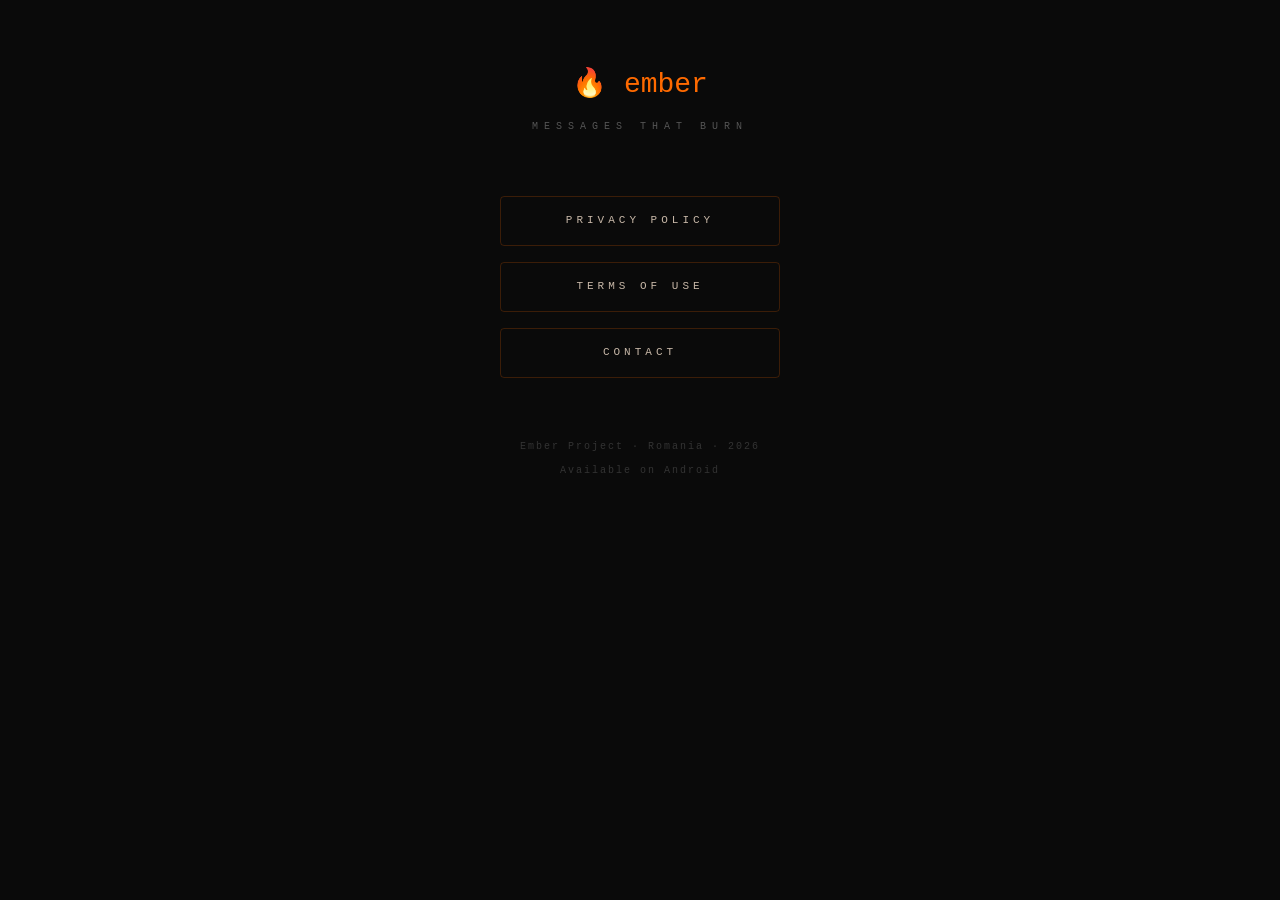
<file: index.html>
<!DOCTYPE html>
<html lang="en">
<head>
  <meta charset="UTF-8">
  <meta name="viewport" content="width=device-width, initial-scale=1.0">
  <title>Ember — Legal</title>
  <style>
    * { margin: 0; padding: 0; box-sizing: border-box; }
    body {
      background: #0a0a0a;
      color: #c8b8a8;
      font-family: 'Courier New', Courier, monospace;
      font-size: 14px;
      line-height: 1.8;
      padding: 60px 20px;
      max-width: 600px;
      margin: 0 auto;
      text-align: center;
    }
    .logo { color: #FF6A00; font-size: 28px; margin-bottom: 8px; }
    .tagline { color: #555; font-size: 10px; letter-spacing: 6px; text-transform: uppercase; margin-bottom: 60px; }
    .links { display: flex; flex-direction: column; gap: 16px; align-items: center; margin-bottom: 60px; }
    a {
      color: #c8b8a8;
      text-decoration: none;
      border: 1px solid rgba(255,106,0,0.2);
      padding: 14px 40px;
      border-radius: 4px;
      font-size: 11px;
      letter-spacing: 4px;
      text-transform: uppercase;
      transition: border-color 0.2s;
      width: 280px;
    }
    a:hover { border-color: #FF6A00; color: #FF6A00; }
    .footer { color: #333; font-size: 10px; letter-spacing: 2px; }
  </style>
</head>
<body>

<div class="logo">🔥 ember</div>
<div class="tagline">messages that burn</div>

<div class="links">
  <a href="privacy.html">Privacy Policy</a>
  <a href="terms.html">Terms of Use</a>
  <a href="mailto:emberproject.app@gmail.com">Contact</a>
</div>

<div class="footer">
  <p>Ember Project · Romania · 2026</p>
  <p style="margin-top:6px">Available on Android</p>
</div>

</body>
</html>
</file>
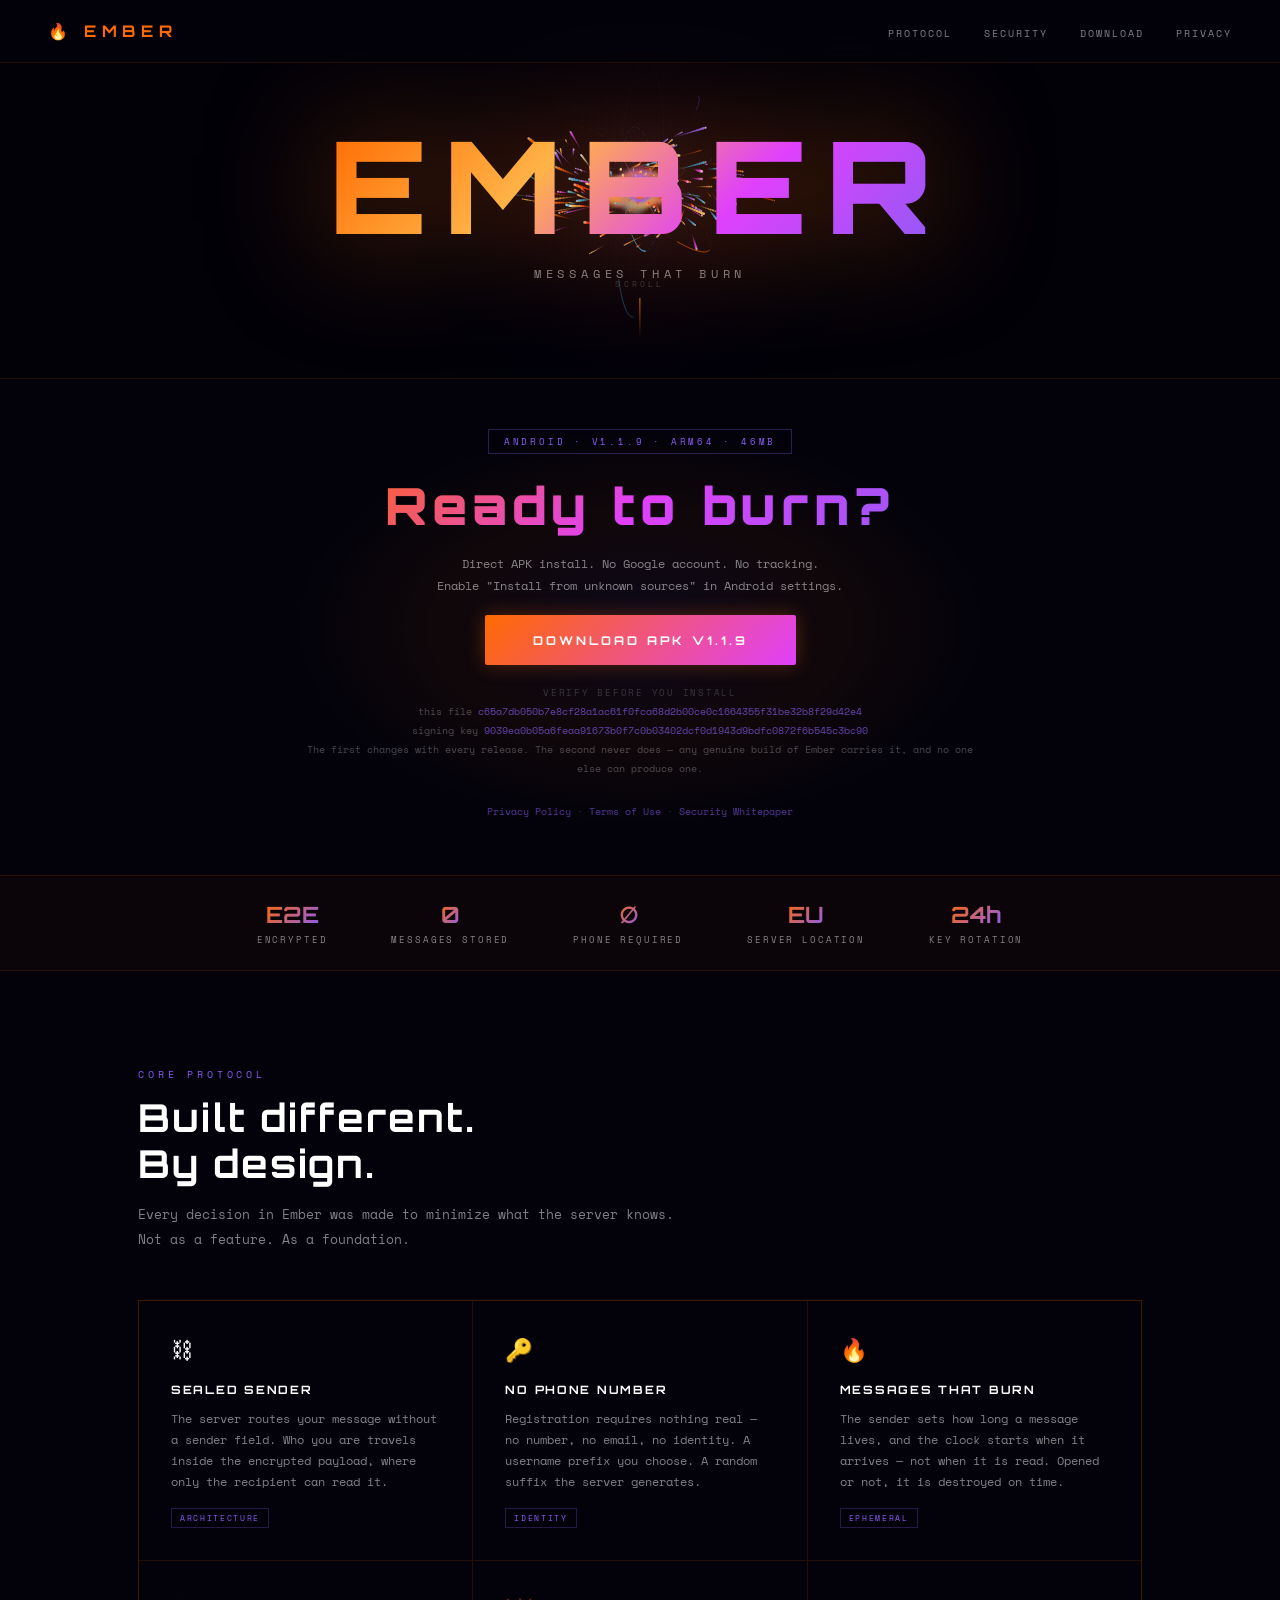
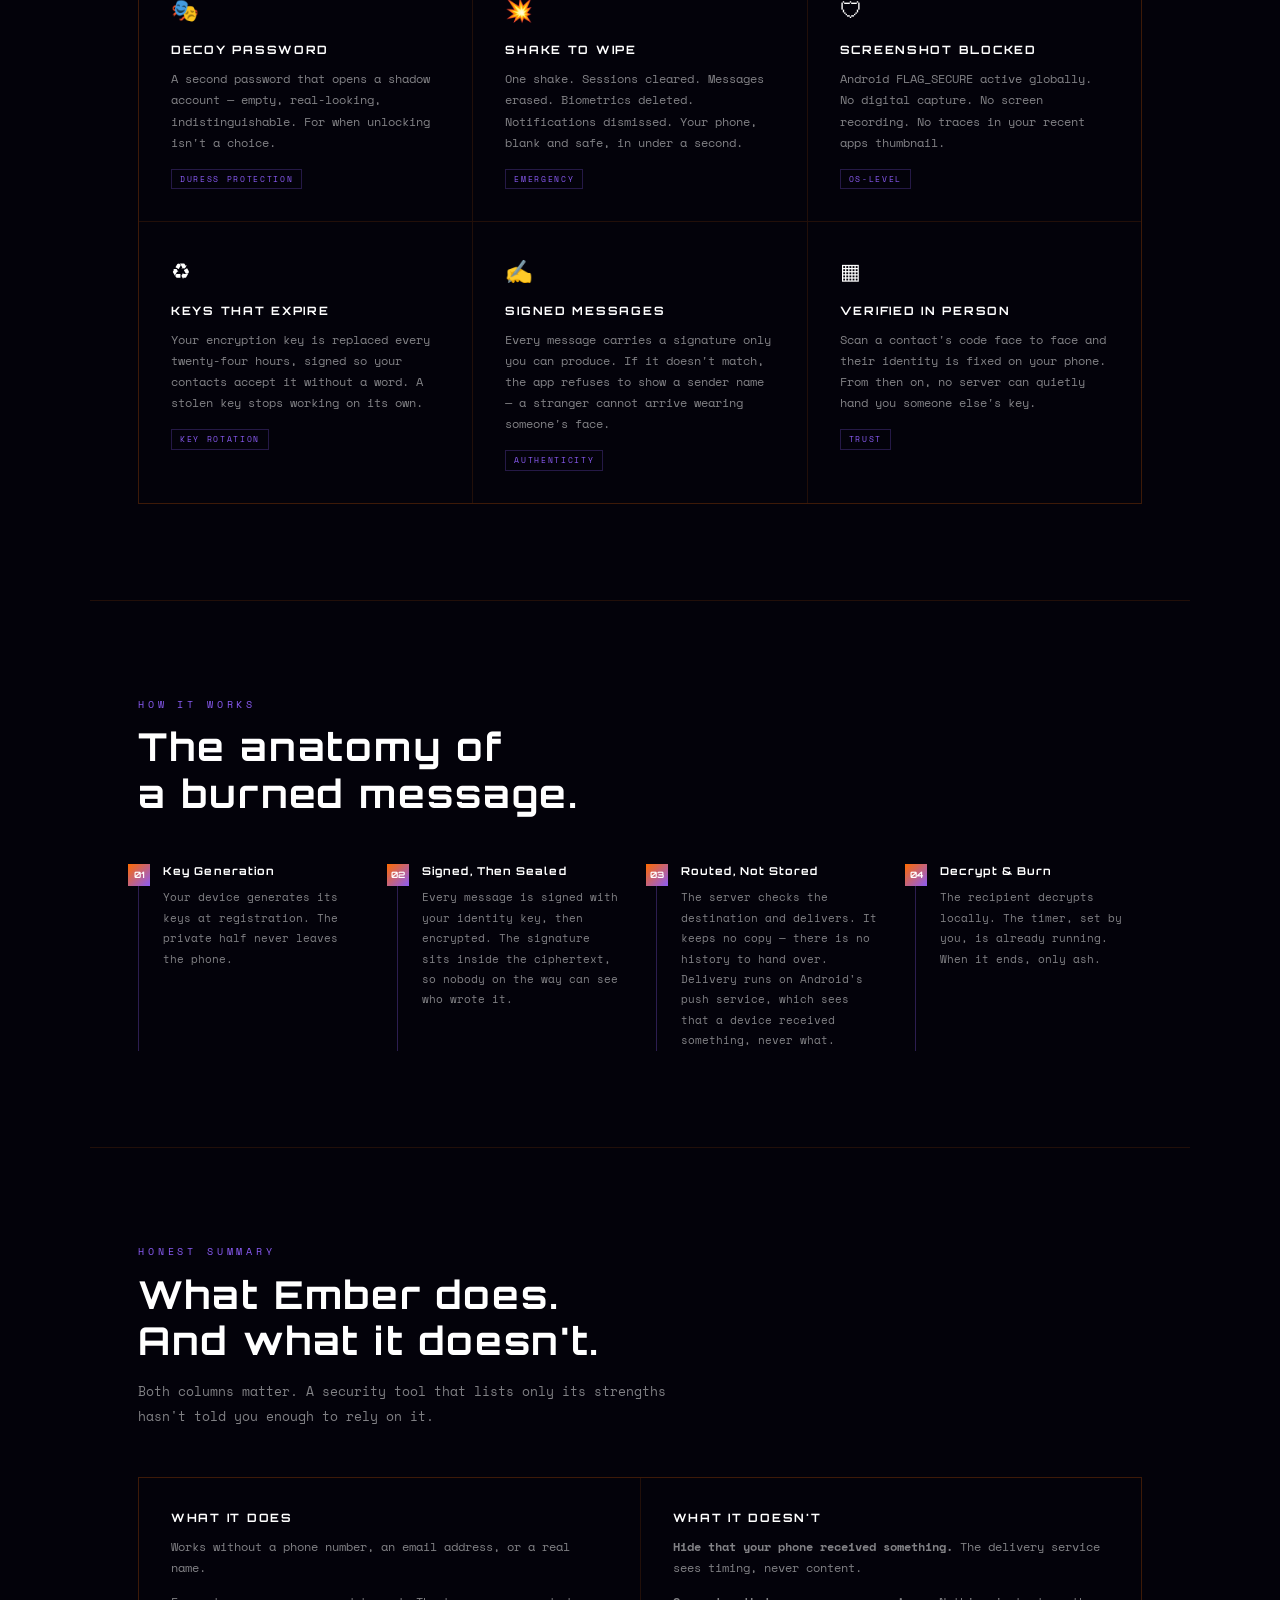
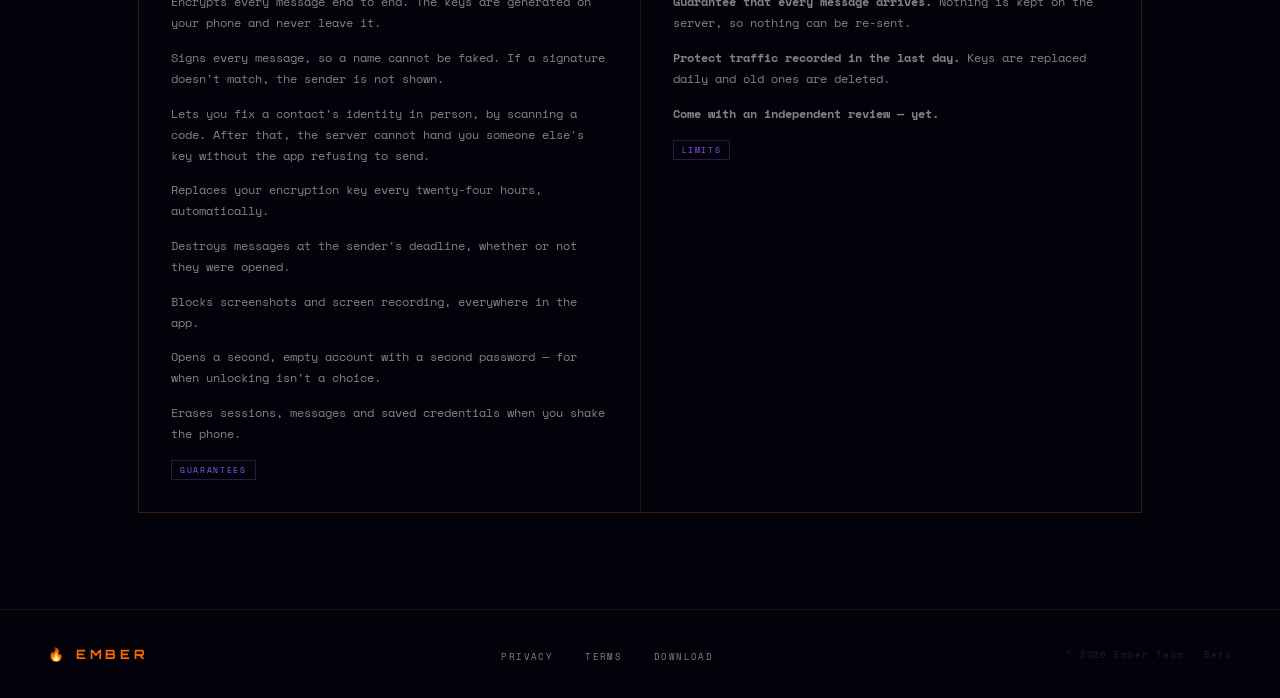
<file: download.html>
<!DOCTYPE html>
<html lang="en">
<head>
<meta charset="UTF-8">
<meta name="viewport" content="width=device-width, initial-scale=1.0">
<title>Ember — Messages That Burn</title>
<link href="fonts/fonts.css" rel="stylesheet">
<style>
*,*::before,*::after{margin:0;padding:0;box-sizing:border-box}
:root{--orange:#FF6A00;--red:#FF3D00;--gold:#FFB347;--violet:#8B5CF6;--blue:#38bdf8;--magenta:#E040FB;--white:#ffffff;--dim:rgba(255,255,255,0.5);--bg:#03020a;--border:rgba(255,106,0,0.12)}
html{scroll-behavior:smooth}
body{background:var(--bg);color:var(--white);font-family:'Space Mono',monospace;overflow-x:hidden}
nav{position:fixed;top:0;left:0;right:0;z-index:100;display:flex;justify-content:space-between;align-items:center;padding:1.2rem 3rem;background:rgba(3,2,10,0.7);backdrop-filter:blur(16px);border-bottom:1px solid var(--border)}
.nav-logo{font-family:'Orbitron';font-size:1rem;font-weight:700;color:var(--orange);letter-spacing:.35em;text-decoration:none}
.nav-links{display:flex;gap:2rem;list-style:none}
.nav-links a{font-size:.62rem;letter-spacing:.2em;text-transform:uppercase;color:var(--dim);text-decoration:none;transition:color .2s}
.nav-links a:hover{color:var(--orange)}
#hero{position:relative;min-height:42vh;padding:6rem 1rem 4.5rem;display:flex;flex-direction:column;align-items:center;justify-content:center;overflow:hidden}
#vortex{position:absolute;top:0;left:0;width:100%;height:100%}
.hero-content{position:relative;z-index:2;text-align:center;display:flex;flex-direction:column;align-items:center;gap:1rem}
.hero-label{font-size:.6rem;letter-spacing:.5em;color:var(--orange);text-transform:uppercase;border:1px solid rgba(255,106,0,.3);padding:.4rem 1.2rem;border-radius:2px;backdrop-filter:blur(4px);background:rgba(3,2,10,.4)}
.hero-title{font-family:'Orbitron';font-size:clamp(3.5rem,10vw,8rem);font-weight:900;letter-spacing:.15em;line-height:1;background:linear-gradient(135deg,#FF6A00 0%,#FFB347 35%,#E040FB 65%,#8B5CF6 100%);-webkit-background-clip:text;-webkit-text-fill-color:transparent;background-clip:text;filter:drop-shadow(0 0 60px rgba(255,106,0,.5))}
.hero-tagline{font-size:.75rem;letter-spacing:.4em;color:var(--dim);text-transform:uppercase}
.hero-cta{display:flex;gap:1rem;margin-top:.8rem;flex-wrap:wrap;justify-content:center}
.btn-primary{font-family:'Orbitron';font-size:.65rem;font-weight:700;letter-spacing:.25em;text-transform:uppercase;text-decoration:none;padding:.9rem 2.2rem;background:linear-gradient(135deg,#FF6A00,#E040FB);color:#fff;border:none;border-radius:2px;cursor:pointer;transition:all .3s;box-shadow:0 0 20px rgba(255,106,0,.3)}
.btn-primary:hover{box-shadow:0 0 40px rgba(255,106,0,.6),0 0 80px rgba(224,64,251,.3);transform:translateY(-1px)}
.btn-secondary{font-family:'Orbitron';font-size:.65rem;font-weight:500;letter-spacing:.25em;text-transform:uppercase;text-decoration:none;padding:.9rem 2.2rem;background:transparent;color:var(--orange);border:1px solid rgba(255,106,0,.35);border-radius:2px;cursor:pointer;transition:all .2s}
.btn-secondary:hover{background:rgba(255,106,0,.08);border-color:var(--orange)}
.scroll-indicator{position:absolute;bottom:2.5rem;left:50%;transform:translateX(-50%);display:flex;flex-direction:column;align-items:center;gap:.5rem;z-index:2}
.scroll-indicator span{font-size:.5rem;letter-spacing:.4em;color:rgba(255,255,255,.2);text-transform:uppercase}
.scroll-line{width:1px;height:40px;background:linear-gradient(to bottom,var(--orange),transparent);animation:scrollPulse 2s ease-in-out infinite}
@keyframes scrollPulse{0%,100%{opacity:.2}50%{opacity:1}}
.stats-bar{background:rgba(255,106,0,.03);border-top:1px solid var(--border);border-bottom:1px solid var(--border);padding:1.5rem 3rem;display:flex;justify-content:center;gap:4rem;flex-wrap:wrap}
.stat{display:flex;flex-direction:column;align-items:center;gap:.3rem}
.stat-value{font-family:'Orbitron';font-size:1.4rem;font-weight:700;background:linear-gradient(135deg,var(--orange),var(--violet));-webkit-background-clip:text;-webkit-text-fill-color:transparent;background-clip:text}
.stat-label{font-size:.58rem;letter-spacing:.2em;color:var(--dim);text-transform:uppercase}
.section-wrap{padding:6rem 3rem;max-width:1100px;margin:0 auto}
.section-eyebrow{font-size:.6rem;letter-spacing:.4em;text-transform:uppercase;color:var(--violet);margin-bottom:.8rem}
.section-title{font-family:'Orbitron';font-size:clamp(1.5rem,3vw,2.5rem);font-weight:700;letter-spacing:.05em;color:var(--white);margin-bottom:1rem;line-height:1.2}
.section-body{font-size:.82rem;line-height:1.9;color:var(--dim);max-width:560px;margin-bottom:3rem}
.features-grid{display:grid;grid-template-columns:repeat(auto-fit,minmax(290px,1fr));gap:1px;border:1px solid var(--border);background:var(--border);margin-top:3rem}
.feature-card{background:var(--bg);padding:2rem;position:relative;overflow:hidden;transition:background .3s}
.feature-card::before{content:'';position:absolute;top:0;left:0;right:0;height:2px;background:linear-gradient(90deg,transparent,var(--violet),var(--orange),transparent);opacity:0;transition:opacity .3s}
.feature-card:hover{background:rgba(139,92,246,.04)}
.feature-card:hover::before{opacity:1}
.feature-icon{font-size:1.4rem;margin-bottom:1rem;display:block}
.feature-title{font-family:'Orbitron';font-size:.72rem;font-weight:700;letter-spacing:.15em;text-transform:uppercase;color:var(--white);margin-bottom:.7rem}
.feature-desc{font-size:.73rem;line-height:1.8;color:var(--dim)}
.feature-tag{display:inline-block;margin-top:1rem;font-size:.52rem;letter-spacing:.2em;color:var(--violet);text-transform:uppercase;border:1px solid rgba(139,92,246,.25);padding:.2rem .5rem}
.protocol-steps{display:grid;grid-template-columns:repeat(auto-fit,minmax(220px,1fr));gap:2rem;margin-top:3rem}
.step{position:relative;padding-left:1.5rem;border-left:1px solid rgba(139,92,246,.3)}
.step::before{content:attr(data-n);position:absolute;left:-.7rem;top:0;width:1.4rem;height:1.4rem;background:linear-gradient(135deg,var(--orange),var(--violet));color:#fff;font-family:'Orbitron';font-size:.55rem;font-weight:700;display:flex;align-items:center;justify-content:center}
.step-title{font-family:'Orbitron';font-size:.68rem;font-weight:700;letter-spacing:.1em;color:var(--white);margin-bottom:.6rem}
.step-desc{font-size:.71rem;line-height:1.8;color:var(--dim)}
.matrix{margin-top:2rem;border:1px solid var(--border);overflow:hidden}
.matrix-row{display:grid;grid-template-columns:2fr 1fr 1fr 1fr;border-bottom:1px solid var(--border)}
.matrix-row:last-child{border-bottom:none}
.matrix-header .matrix-cell{font-family:'Orbitron';font-size:.52rem;font-weight:700;letter-spacing:.15em;text-transform:uppercase;color:var(--dim);background:rgba(139,92,246,.04)}
.matrix-cell{padding:.85rem 1.2rem;font-size:.68rem;border-right:1px solid var(--border);display:flex;align-items:center}
.matrix-cell:last-child{border-right:none}
.matrix-cell.feature-name{color:var(--white)}
.matrix-cell.ember-col{color:var(--orange);font-weight:700}
.matrix-cell.other-col{color:var(--dim)}
.check{color:var(--orange)}.cross{color:rgba(255,255,255,.15)}.partial{color:var(--gold)}
#download{position:relative;border-top:1px solid var(--border);text-align:center;padding:3rem 3rem 3.5rem;overflow:hidden}
.dl-glow{position:absolute;top:50%;left:50%;transform:translate(-50%,-50%);width:700px;height:400px;background:radial-gradient(ellipse,rgba(139,92,246,.07) 0%,rgba(255,106,0,.05) 40%,transparent 70%);pointer-events:none}
.dl-inner{position:relative;z-index:1;max-width:680px;margin:0 auto}
.version-badge{display:inline-block;margin-bottom:1.2rem;font-size:.58rem;letter-spacing:.3em;color:var(--violet);text-transform:uppercase;border:1px solid rgba(139,92,246,.3);padding:.3rem .9rem}
.dl-title{font-family:'Orbitron';font-size:clamp(1.8rem,4vw,3.5rem);font-weight:900;letter-spacing:.1em;margin-bottom:1rem;background:linear-gradient(135deg,#FF6A00,#E040FB,#8B5CF6);-webkit-background-clip:text;-webkit-text-fill-color:transparent;background-clip:text}
.dl-sub{font-size:.78rem;line-height:1.8;color:var(--dim);margin-bottom:1.8rem}
.dl-note{margin-top:1.5rem;font-size:.6rem;line-height:1.7;color:rgba(255,255,255,.18)}
.dl-note a{color:rgba(139,92,246,.6);text-decoration:none}
.dl-note a:hover{color:var(--violet)}
footer{border-top:1px solid var(--border);padding:2rem 3rem;display:flex;justify-content:space-between;align-items:center;flex-wrap:wrap;gap:1rem}
.footer-logo{font-family:'Orbitron';font-size:.8rem;font-weight:700;color:var(--orange);letter-spacing:.3em}
.footer-links{display:flex;gap:2rem;list-style:none}
.footer-links a{font-size:.58rem;letter-spacing:.15em;text-transform:uppercase;color:var(--dim);text-decoration:none;transition:color .2s}
.footer-links a:hover{color:var(--violet)}
.footer-copy{font-size:.58rem;color:rgba(255,255,255,.12);letter-spacing:.1em}
.reveal{opacity:0;transform:translateY(20px);transition:opacity .7s,transform .7s}
.reveal.visible{opacity:1;transform:translateY(0)}
@media(max-width:768px){nav{padding:1rem 1.5rem}.nav-links{display:none}.section-wrap{padding:4rem 1.5rem}.stats-bar{gap:2rem;padding:1.5rem}footer{flex-direction:column;text-align:center}}
</style>
</head>
<body>

<nav>
  <a href="#" class="nav-logo">🔥 EMBER</a>
  <ul class="nav-links">
    <li><a href="#features">Protocol</a></li>
    <li><a href="#security">Security</a></li>
    <li><a href="#download">Download</a></li>
    <li><a href="https://ember-legal.netlify.app/privacy.html" target="_blank">Privacy</a></li>
  </ul>
</nav>

<section id="hero">
  <canvas id="vortex"></canvas>
  <div class="hero-content" style="position:relative;width:100%;text-align:center;z-index:2;">
    <h1 class="hero-title">EMBER</h1>
    <p class="hero-tagline">Messages That Burn</p>
  </div>
  <div class="scroll-indicator">
    <span>Scroll</span>
    <div class="scroll-line"></div>
  </div>
</section>

<div id="download">
  <div class="dl-glow"></div>
  <div class="dl-inner">
    <div class="version-badge reveal">Android · v1.1.9 · arm64 · 46MB</div>
    <h2 class="dl-title reveal">Ready to burn?</h2>
    <p class="dl-sub reveal">Direct APK install. No Google account. No tracking.<br>Enable "Install from unknown sources" in Android settings.</p>
    <div class="reveal">
      <a href="https://raw.githubusercontent.com/Ember-apk/ember-legal/main/app-arm64-v8a-release.apk" class="btn-primary" style="font-size:.75rem;padding:1.1rem 3rem">Download APK v1.1.9</a>
    </div>
    <p class="dl-note reveal" style="margin-top:2rem;line-height:2">
      <span style="letter-spacing:.2em;text-transform:uppercase;font-size:.55rem">Verify before you install</span><br>
      <span style="color:rgba(255,255,255,.28)">this file</span>
      <span style="font-family:'Space Mono',monospace;color:rgba(139,92,246,.7);word-break:break-all">c65a7db050b7e8cf28a1ac61f0fca68d2b00ce0c1664355f31be32b8f29d42e4</span><br>
      <span style="color:rgba(255,255,255,.28)">signing key</span>
      <span style="font-family:'Space Mono',monospace;color:rgba(139,92,246,.7);word-break:break-all">9039ea0b05a6feaa91673b0f7c0b03402dcf0d1943d9bdfc0872f6b545c3bc90</span><br>
      <span style="color:rgba(255,255,255,.28)">The first changes with every release. The second never does — any genuine build of Ember carries it, and no one else can produce one.</span>
    </p>

    <p class="dl-note reveal">
      <a href="https://ember-legal.netlify.app/privacy.html">Privacy Policy</a> ·
      <a href="https://ember-legal.netlify.app/terms.html">Terms of Use</a> ·
      <a href="ember_security_whitepaper.pdf">Security Whitepaper</a>
    </p>
  </div>
</div>

<div class="stats-bar">
  <div class="stat"><span class="stat-value">E2E</span><span class="stat-label">Encrypted</span></div>
  <div class="stat"><span class="stat-value">0</span><span class="stat-label">Messages stored</span></div>
  <div class="stat"><span class="stat-value">∅</span><span class="stat-label">Phone required</span></div>
  <div class="stat"><span class="stat-value">EU</span><span class="stat-label">Server location</span></div>
  <div class="stat"><span class="stat-value">24h</span><span class="stat-label">Key rotation</span></div>
</div>

<div class="section-wrap" id="features">
  <p class="section-eyebrow reveal">Core Protocol</p>
  <h2 class="section-title reveal">Built different.<br>By design.</h2>
  <p class="section-body reveal">Every decision in Ember was made to minimize what the server knows. Not as a feature. As a foundation.</p>
  <div class="features-grid">
    <div class="feature-card reveal"><span class="feature-icon">⛓</span><div class="feature-title">Sealed Sender</div><div class="feature-desc">The server routes your message without a sender field. Who you are travels inside the encrypted payload, where only the recipient can read it.</div><span class="feature-tag">Architecture</span></div>
    <div class="feature-card reveal"><span class="feature-icon">🔑</span><div class="feature-title">No Phone Number</div><div class="feature-desc">Registration requires nothing real — no number, no email, no identity. A username prefix you choose. A random suffix the server generates.</div><span class="feature-tag">Identity</span></div>
    <div class="feature-card reveal"><span class="feature-icon">🔥</span><div class="feature-title">Messages That Burn</div><div class="feature-desc">The sender sets how long a message lives, and the clock starts when it arrives — not when it is read. Opened or not, it is destroyed on time.</div><span class="feature-tag">Ephemeral</span></div>
    <div class="feature-card reveal"><span class="feature-icon">🎭</span><div class="feature-title">Decoy Password</div><div class="feature-desc">A second password that opens a shadow account — empty, real-looking, indistinguishable. For when unlocking isn't a choice.</div><span class="feature-tag">Duress Protection</span></div>
    <div class="feature-card reveal"><span class="feature-icon">💥</span><div class="feature-title">Shake to Wipe</div><div class="feature-desc">One shake. Sessions cleared. Messages erased. Biometrics deleted. Notifications dismissed. Your phone, blank and safe, in under a second.</div><span class="feature-tag">Emergency</span></div>
    <div class="feature-card reveal"><span class="feature-icon">🛡</span><div class="feature-title">Screenshot Blocked</div><div class="feature-desc">Android FLAG_SECURE active globally. No digital capture. No screen recording. No traces in your recent apps thumbnail.</div><span class="feature-tag">OS-Level</span></div>
    <div class="feature-card reveal"><span class="feature-icon">♻</span><div class="feature-title">Keys That Expire</div><div class="feature-desc">Your encryption key is replaced every twenty-four hours, signed so your contacts accept it without a word. A stolen key stops working on its own.</div><span class="feature-tag">Key Rotation</span></div>
    <div class="feature-card reveal"><span class="feature-icon">✍</span><div class="feature-title">Signed Messages</div><div class="feature-desc">Every message carries a signature only you can produce. If it doesn't match, the app refuses to show a sender name — a stranger cannot arrive wearing someone's face.</div><span class="feature-tag">Authenticity</span></div>
    <div class="feature-card reveal"><span class="feature-icon">▦</span><div class="feature-title">Verified In Person</div><div class="feature-desc">Scan a contact's code face to face and their identity is fixed on your phone. From then on, no server can quietly hand you someone else's key.</div><span class="feature-tag">Trust</span></div>
  </div>
</div>

<div class="section-wrap" id="protocol" style="border-top:1px solid var(--border);padding-top:6rem">
  <p class="section-eyebrow reveal">How It Works</p>
  <h2 class="section-title reveal">The anatomy of<br>a burned message.</h2>
  <div class="protocol-steps">
    <div class="step reveal" data-n="01"><div class="step-title">Key Generation</div><div class="step-desc">Your device generates its keys at registration. The private half never leaves the phone.</div></div>
    <div class="step reveal" data-n="02"><div class="step-title">Signed, Then Sealed</div><div class="step-desc">Every message is signed with your identity key, then encrypted. The signature sits inside the ciphertext, so nobody on the way can see who wrote it.</div></div>
    <div class="step reveal" data-n="03"><div class="step-title">Routed, Not Stored</div><div class="step-desc">The server checks the destination and delivers. It keeps no copy — there is no history to hand over. Delivery runs on Android's push service, which sees that a device received something, never what.</div></div>
    <div class="step reveal" data-n="04"><div class="step-title">Decrypt &amp; Burn</div><div class="step-desc">The recipient decrypts locally. The timer, set by you, is already running. When it ends, only ash.</div></div>
  </div>
</div>

<div class="section-wrap" id="security" style="border-top:1px solid var(--border);padding-top:6rem">
  <p class="section-eyebrow reveal">Honest Summary</p>
  <h2 class="section-title reveal">What Ember does.<br>And what it doesn't.</h2>
  <p class="section-body reveal">Both columns matter. A security tool that lists only its strengths hasn't told you enough to rely on it.</p>
  <div class="features-grid">
    <div class="feature-card reveal">
      <div class="feature-title">What it does</div>
      <div class="feature-desc" style="margin-bottom:.85rem">Works without a phone number, an email address, or a real name.</div>
      <div class="feature-desc" style="margin-bottom:.85rem">Encrypts every message end to end. The keys are generated on your phone and never leave it.</div>
      <div class="feature-desc" style="margin-bottom:.85rem">Signs every message, so a name cannot be faked. If a signature doesn't match, the sender is not shown.</div>
      <div class="feature-desc" style="margin-bottom:.85rem">Lets you fix a contact's identity in person, by scanning a code. After that, the server cannot hand you someone else's key without the app refusing to send.</div>
      <div class="feature-desc" style="margin-bottom:.85rem">Replaces your encryption key every twenty-four hours, automatically.</div>
      <div class="feature-desc" style="margin-bottom:.85rem">Destroys messages at the sender's deadline, whether or not they were opened.</div>
      <div class="feature-desc" style="margin-bottom:.85rem">Blocks screenshots and screen recording, everywhere in the app.</div>
      <div class="feature-desc" style="margin-bottom:.85rem">Opens a second, empty account with a second password — for when unlocking isn't a choice.</div>
      <div class="feature-desc">Erases sessions, messages and saved credentials when you shake the phone.</div>
      <span class="feature-tag">Guarantees</span>
    </div>
    <div class="feature-card reveal">
      <div class="feature-title">What it doesn't</div>
      <div class="feature-desc" style="margin-bottom:.85rem"><strong>Hide that your phone received something.</strong> The delivery service sees timing, never content.</div>
      <div class="feature-desc" style="margin-bottom:.85rem"><strong>Guarantee that every message arrives.</strong> Nothing is kept on the server, so nothing can be re-sent.</div>
      <div class="feature-desc" style="margin-bottom:.85rem"><strong>Protect traffic recorded in the last day.</strong> Keys are replaced daily and old ones are deleted.</div>
      <div class="feature-desc"><strong>Come with an independent review — yet.</strong></div>
      <span class="feature-tag">Limits</span>
    </div>
  </div>
</div>

<footer>
  <div class="footer-logo">🔥 EMBER</div>
  <ul class="footer-links">
    <li><a href="https://ember-legal.netlify.app/privacy.html" target="_blank">Privacy</a></li>
    <li><a href="https://ember-legal.netlify.app/terms.html" target="_blank">Terms</a></li>
    <li><a href="#download">Download</a></li>
  </ul>
  <div class="footer-copy">© 2026 Ember Team · Beta</div>
</footer>

<script>
const canvas=document.getElementById('vortex');
const ctx=canvas.getContext('2d');
let W,H,CX,CY;
function resize(){W=canvas.width=canvas.offsetWidth;H=canvas.height=canvas.offsetHeight;CX=W/2;CY=H/2}
resize();window.addEventListener('resize',resize);

const PAL=[[255,106,0],[255,61,0],[255,179,71],[139,92,246],[56,189,248],[224,64,251],[255,200,100]];
function rc(){return PAL[Math.floor(Math.random()*PAL.length)]}
function lerp(a,b,t){return a.map((v,i)=>Math.round(v+(b[i]-v)*t))}

class ArmParticle{
  constructor(){this.reset()}
  reset(){
    this.arm=Math.floor(Math.random()*6);
    this.r=Math.random()*0.04+0.01;
    this.maxR=0.32+Math.random()*0.22;
    this.speed=0.00175+Math.random()*0.0025;
    this.color=rc();this.colorB=rc();
    this.size=1+Math.random()*2.8;
    this.alpha=0.65+Math.random()*0.35;
    this.z=0.15+Math.random()*0.85;
    this.trail=[];
    this.trailLen=Math.floor(10+Math.random()*22);
    this.tilt=(Math.random()-0.5)*0.5;
    this.wobble=Math.random()*Math.PI*2;
  }
  update(t){
    this.r+=this.speed;
    if(this.r>this.maxR){this.reset();return}
    const base=(Math.PI*2*this.arm)/6;
    const angle=base+this.r*20+t*0.00035+Math.sin(this.wobble+t*0.002)*0.15;
    const sc=Math.min(W,H)*0.5;
    const d=0.3+this.z*0.7;
    const yc=0.38+this.tilt*this.r*4;
    const x=CX+Math.cos(angle)*this.r*sc*d;
    const y=CY+Math.sin(angle)*this.r*sc*d*yc;
    this.trail.push({x,y});
    if(this.trail.length>this.trailLen)this.trail.shift();
  }
  draw(t){
    if(this.trail.length<2)return;
    const prog=this.r/this.maxR;
    const col=lerp(this.color,this.colorB,prog);
    for(let i=1;i<this.trail.length;i++){
      const p=i/this.trail.length;
      const a=p*this.alpha*(1-prog*0.25);
      ctx.beginPath();
      ctx.moveTo(this.trail[i-1].x,this.trail[i-1].y);
      ctx.lineTo(this.trail[i].x,this.trail[i].y);
      ctx.strokeStyle=`rgba(${col.join(',')},${a})`;
      ctx.lineWidth=p*this.size*this.z;
      ctx.lineCap='round';ctx.stroke();
    }
    const h=this.trail[this.trail.length-1];
    const gr=ctx.createRadialGradient(h.x,h.y,0,h.x,h.y,this.size*5*this.z);
    gr.addColorStop(0,`rgba(${col.join(',')},${this.alpha})`);
    gr.addColorStop(1,`rgba(${col.join(',')},0)`);
    ctx.beginPath();ctx.arc(h.x,h.y,this.size*5*this.z,0,Math.PI*2);ctx.fillStyle=gr;ctx.fill();
    ctx.beginPath();ctx.arc(h.x,h.y,this.size*0.5*this.z,0,Math.PI*2);ctx.fillStyle=`rgba(255,255,255,${this.alpha*this.z})`;ctx.fill();
  }
}

class FreeParticle{
  constructor(){this.reset(true)}
  reset(init=false){
    const ang=Math.random()*Math.PI*2;
    const dist=init?Math.random()*0.45:0.01+Math.random()*0.05;
    const sc=Math.min(W,H)*0.5;
    this.x=CX+Math.cos(ang)*dist*sc;
    this.y=CY+Math.sin(ang)*dist*sc*(0.3+Math.random()*0.3);
    const sp=0.6+Math.random()*2.8;
    const tan=ang+Math.PI/2+(Math.random()-0.5)*1.4;
    this.vx=Math.cos(ang)*sp*0.5+Math.cos(tan)*sp*0.9;
    this.vy=Math.sin(ang)*sp*0.2+Math.sin(tan)*sp*0.45;
    this.life=1;this.decay=0.006+Math.random()*0.018;
    this.color=rc();this.size=0.7+Math.random()*2.2;
    this.trail=[];this.trailLen=Math.floor(4+Math.random()*14);
  }
  update(){
    this.x+=this.vx;this.y+=this.vy;
    this.vx*=0.993;this.vy*=0.993;
    this.life-=this.decay;
    this.trail.push({x:this.x,y:this.y});
    if(this.trail.length>this.trailLen)this.trail.shift();
    if(this.life<=0)this.reset();
  }
  draw(){
    if(this.trail.length<2)return;
    const col=this.color;
    for(let i=1;i<this.trail.length;i++){
      const p=i/this.trail.length;
      ctx.beginPath();ctx.moveTo(this.trail[i-1].x,this.trail[i-1].y);ctx.lineTo(this.trail[i].x,this.trail[i].y);
      ctx.strokeStyle=`rgba(${col.join(',')},${p*this.life*0.85})`;
      ctx.lineWidth=p*this.size;ctx.lineCap='round';ctx.stroke();
    }
    ctx.beginPath();ctx.arc(this.x,this.y,this.size*0.45,0,Math.PI*2);ctx.fillStyle=`rgba(255,255,255,${this.life*0.75})`;ctx.fill();
  }
}

class Ring{
  constructor(rf,ty,speed,col,lw,dash){
    this.rf=rf;this.ty=ty;this.speed=speed;this.col=col;this.lw=lw;this.dash=dash;
    this.angle=Math.random()*Math.PI*2;this.sp=Math.random()*Math.PI*2;
  }
  draw(t){
    const sc=Math.min(W,H)*0.5;const r=this.rf*sc;
    this.angle+=this.speed;
    const shim=0.12+0.09*Math.sin(t*0.0018+this.sp);
    const[a,b,c]=this.col;
    ctx.save();ctx.translate(CX,CY);ctx.rotate(this.angle);ctx.scale(1,this.ty);
    ctx.beginPath();ctx.ellipse(0,0,r,r,0,0,Math.PI*2);
    ctx.strokeStyle=`rgba(${a},${b},${c},${shim})`;ctx.lineWidth=this.lw;
    if(this.dash)ctx.setLineDash([10,7]);else ctx.setLineDash([]);
    ctx.stroke();ctx.setLineDash([]);
    const sl=0.35+0.2*Math.sin(t*0.0025+this.sp);
    ctx.beginPath();ctx.arc(0,0,r,0,Math.PI*sl*0.5);
    ctx.strokeStyle=`rgba(${a},${b},${c},${shim*3.5})`;ctx.lineWidth=this.lw*2.2;ctx.stroke();
    ctx.restore();
  }
}

function eye(t){
  const p=0.88+0.14*Math.sin(t*0.0014);
  const r=Math.min(W,H)*0.046*p;
  const layers=[
    {r:r*9,a:0.018,c:[139,92,246]},
    {r:r*6,a:0.03,c:[224,64,251]},
    {r:r*4,a:0.055,c:[255,106,0]},
    {r:r*2.5,a:0.1,c:[255,179,71]},
    {r:r*1.5,a:0.2,c:[255,220,160]},
  ];
  for(const l of layers){
    const g=ctx.createRadialGradient(CX,CY,0,CX,CY,l.r);
    g.addColorStop(0,`rgba(${l.c.join(',')},${l.a})`);g.addColorStop(1,'rgba(0,0,0,0)');
    ctx.fillStyle=g;ctx.beginPath();ctx.arc(CX,CY,l.r,0,Math.PI*2);ctx.fill();
  }
  const cg=ctx.createRadialGradient(CX,CY,0,CX,CY,r);
  cg.addColorStop(0,'#ffffff');cg.addColorStop(0.2,'#FFE0A0');cg.addColorStop(0.5,'#FF6A00');
  cg.addColorStop(0.75,'#8B5CF6');cg.addColorStop(1,'rgba(139,92,246,0)');
  ctx.beginPath();ctx.arc(CX,CY,r,0,Math.PI*2);ctx.fillStyle=cg;ctx.fill();
  // rotating spokes
  for(let i=0;i<6;i++){
    const a=(Math.PI*2*i)/6+t*0.00055;
    const len=r*3;
    const g2=ctx.createLinearGradient(CX,CY,CX+Math.cos(a)*len,CY+Math.sin(a)*len);
    g2.addColorStop(0,'rgba(255,179,71,0.55)');g2.addColorStop(1,'rgba(139,92,246,0)');
    ctx.beginPath();ctx.moveTo(CX,CY);ctx.lineTo(CX+Math.cos(a)*len,CY+Math.sin(a)*len);
    ctx.strokeStyle=g2;ctx.lineWidth=0.9;ctx.stroke();
  }
}

const arms=Array.from({length:260},()=>new ArmParticle()).sort((a,b)=>a.z-b.z);
const frees=Array.from({length:200},()=>new FreeParticle());
const rings=[
  new Ring(0.12,0.25, 0.0045,[255,106,0],1.4,false),
  new Ring(0.19,0.20,-0.003,[139,92,246],1.0,true),
  new Ring(0.26,0.16, 0.0025,[255,179,71],0.7,false),
  new Ring(0.33,0.28,-0.002,[56,189,248],0.55,true),
  new Ring(0.41,0.14, 0.0015,[224,64,251],0.45,false),
  new Ring(0.49,0.22,-0.00125,[255,106,0],0.35,true),
  new Ring(0.58,0.11, 0.001,[139,92,246],0.27,false),
  new Ring(0.68,0.18,-0.00075,[56,189,248],0.2,true),
];

let t=0;
function frame(){
  ctx.fillStyle='rgba(3,2,10,0.18)';ctx.fillRect(0,0,W,H);
  const nb=ctx.createRadialGradient(CX,CY,0,CX,CY,Math.min(W,H)*0.65);
  nb.addColorStop(0,'rgba(35,5,70,0.05)');nb.addColorStop(0.5,'rgba(70,5,25,0.03)');nb.addColorStop(1,'rgba(0,0,0,0)');
  ctx.fillStyle=nb;ctx.fillRect(0,0,W,H);
  rings.forEach(r=>r.draw(t));
  arms.forEach(p=>{p.update(t);p.draw(t)});
  frees.forEach(p=>{p.update();p.draw()});
  eye(t);
  t++;requestAnimationFrame(frame);
}
frame();

const io=new IntersectionObserver(e=>{e.forEach(x=>{if(x.isIntersecting)x.target.classList.add('visible')})},{threshold:0.1});
document.querySelectorAll('.reveal').forEach(el=>io.observe(el));
</script>
</body>
</html>
</file>
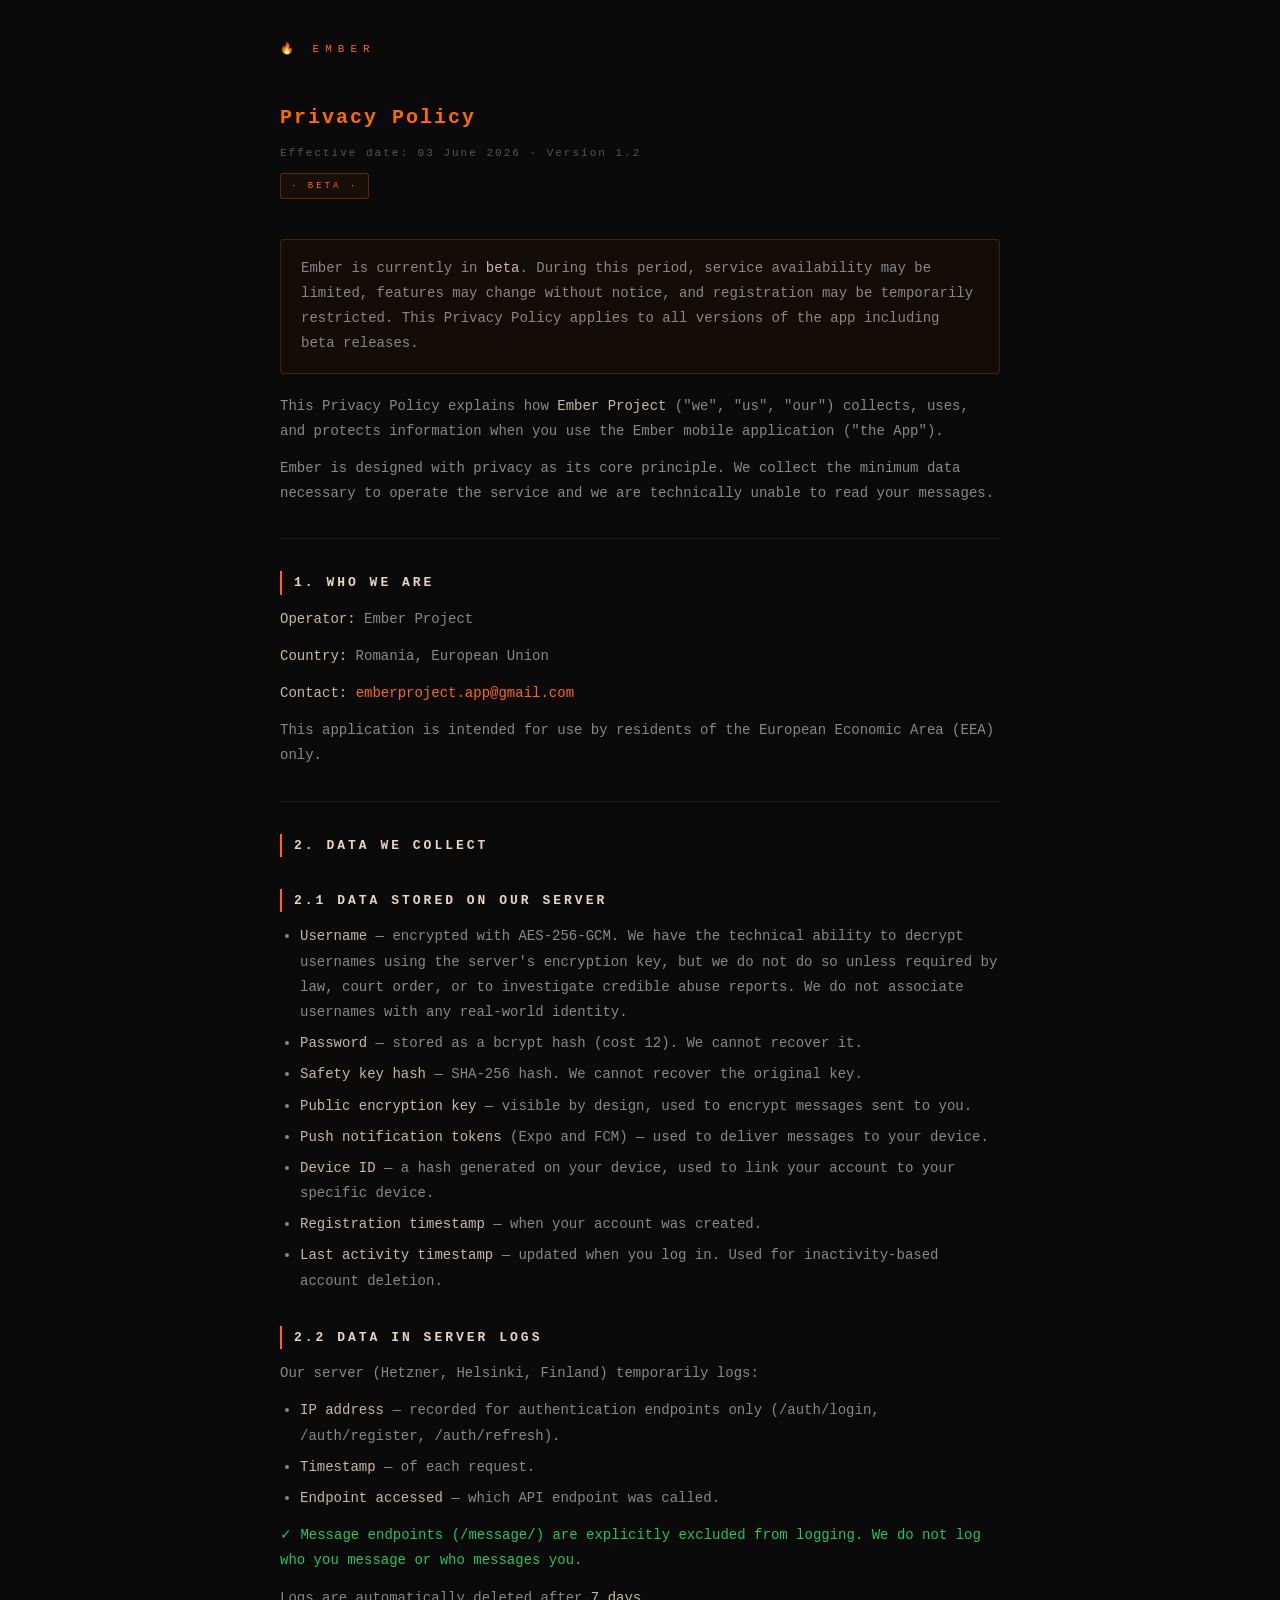
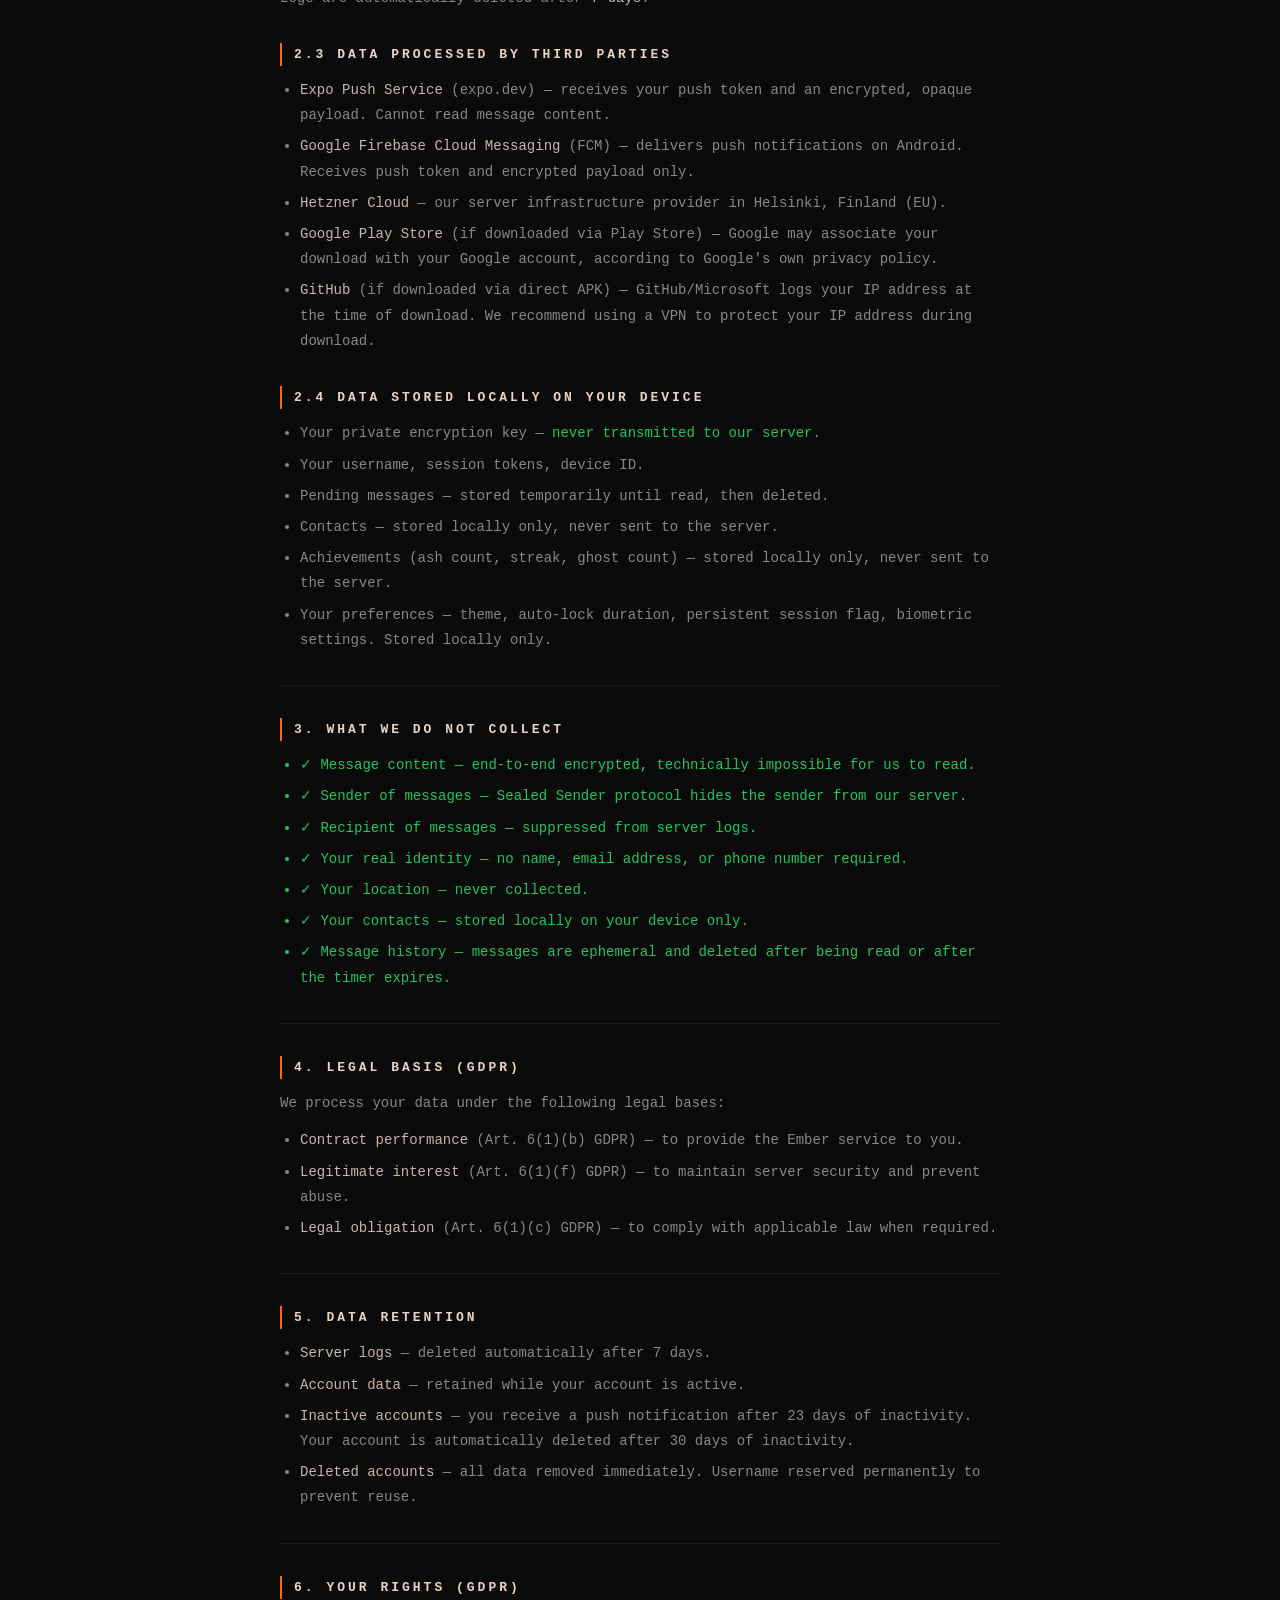
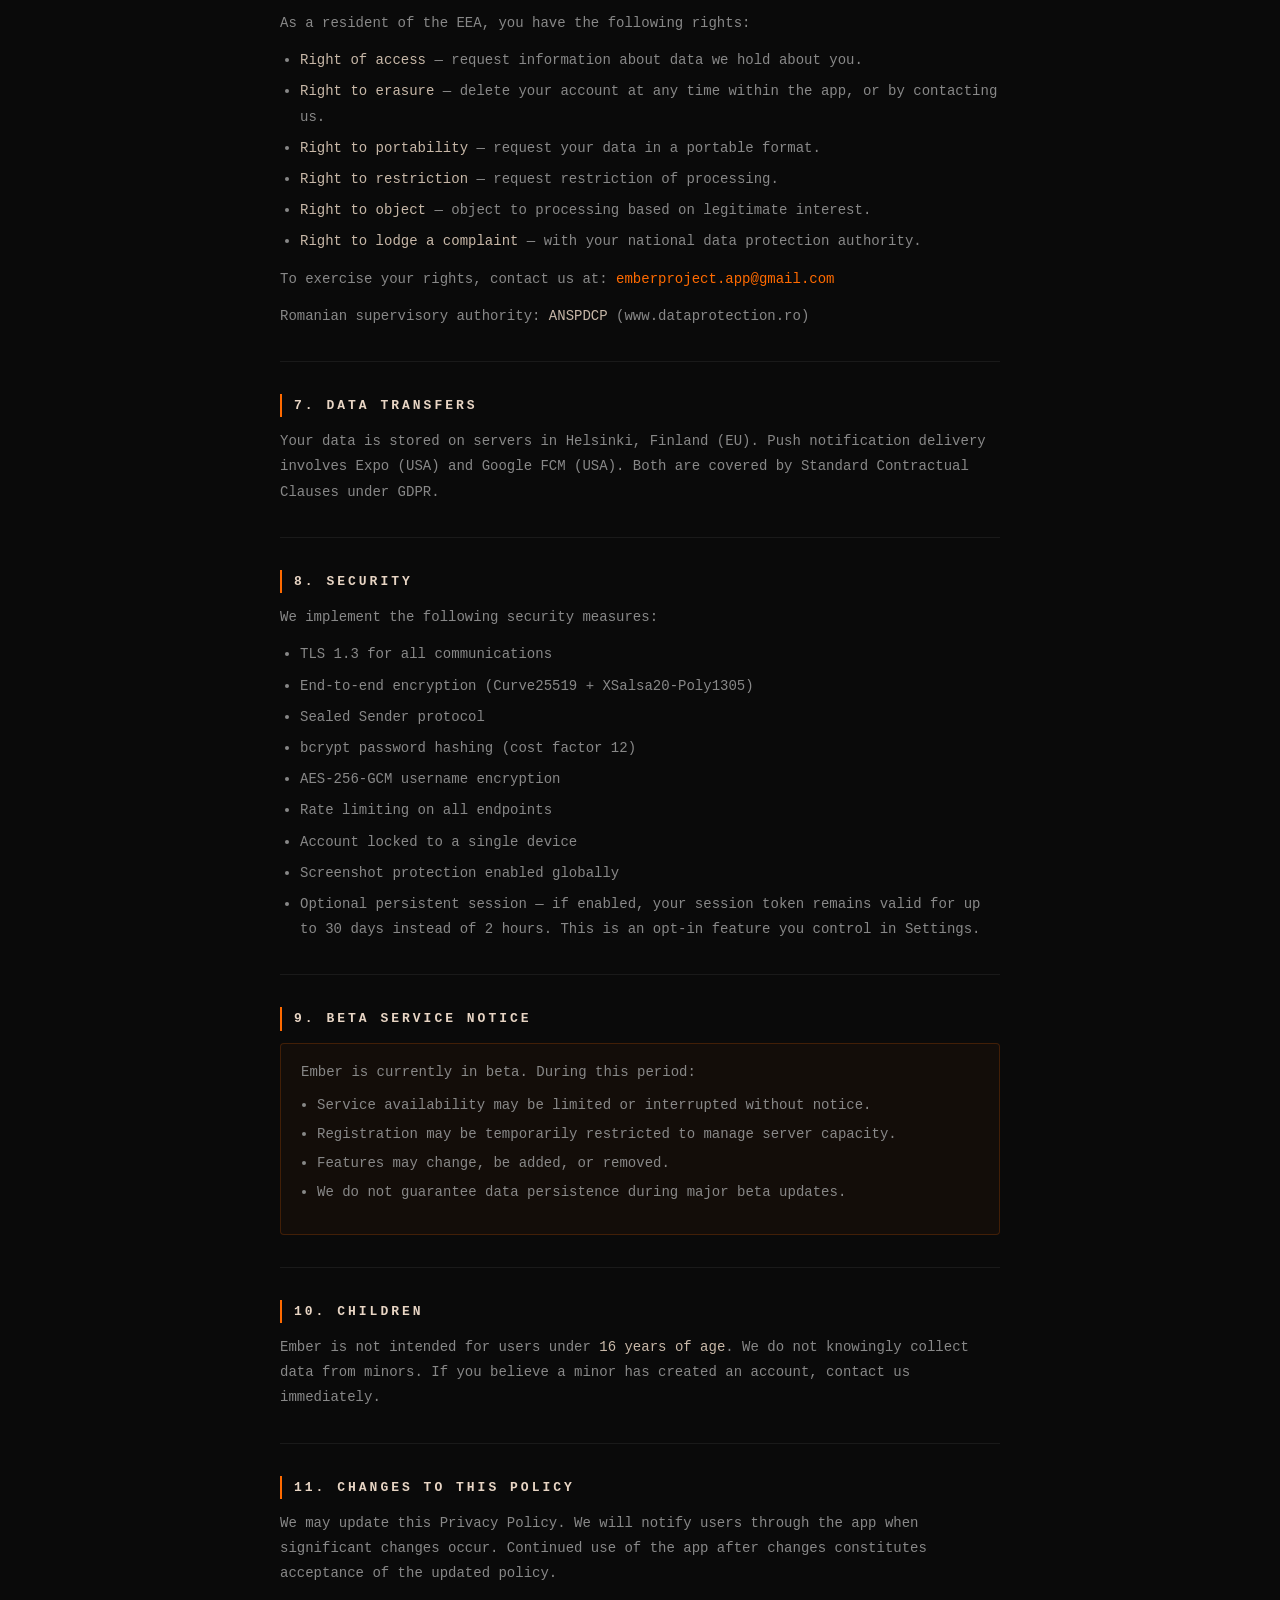
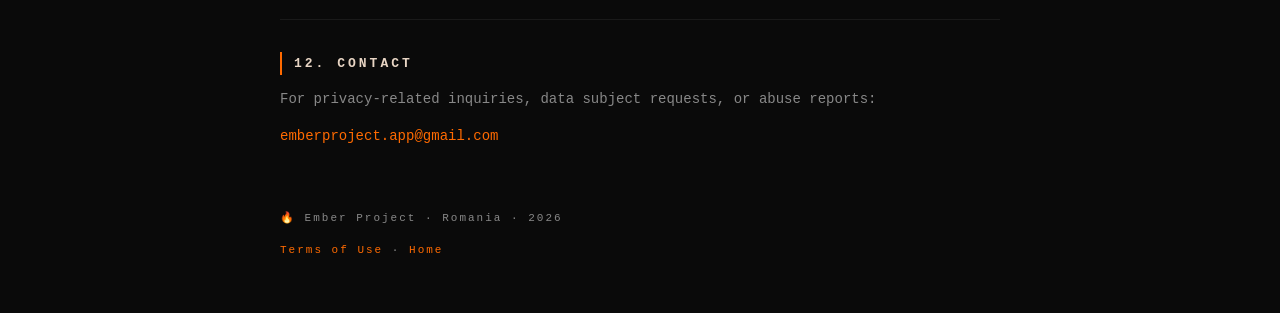
<file: privacy.html>
<!DOCTYPE html>
<html lang="en">
<head>
  <meta charset="UTF-8">
  <meta name="viewport" content="width=device-width, initial-scale=1.0">
  <title>Ember — Privacy Policy</title>
  <style>
    * { margin: 0; padding: 0; box-sizing: border-box; }
    body {
      background: #0a0a0a;
      color: #c8b8a8;
      font-family: 'Courier New', Courier, monospace;
      font-size: 14px;
      line-height: 1.8;
      padding: 40px 20px;
      max-width: 760px;
      margin: 0 auto;
    }
    .logo { color: #FF6A00; font-size: 11px; letter-spacing: 6px; text-transform: uppercase; margin-bottom: 40px; }
    h1 { color: #FF6A00; font-size: 20px; letter-spacing: 2px; margin-bottom: 8px; }
    .date { color: #555; font-size: 11px; letter-spacing: 2px; margin-bottom: 8px; }
    .beta-badge {
      display: inline-block;
      border: 1px solid rgba(255,106,0,0.3);
      background: rgba(255,106,0,0.06);
      color: #FF6A00;
      font-size: 9px;
      letter-spacing: 3px;
      padding: 4px 10px;
      border-radius: 3px;
      margin-bottom: 40px;
      text-transform: uppercase;
    }
    h2 { color: #e8d5c4; font-size: 13px; letter-spacing: 3px; text-transform: uppercase; margin: 32px 0 12px; border-left: 2px solid #FF6A00; padding-left: 12px; }
    p { color: #888; margin-bottom: 12px; }
    ul { color: #888; padding-left: 20px; margin-bottom: 12px; }
    li { margin-bottom: 6px; }
    .highlight { color: #c8b8a8; }
    .warning { color: #FF6A00; }
    .good { color: #22c55e; }
    .beta-box {
      border: 1px solid rgba(255,106,0,0.2);
      background: rgba(255,106,0,0.04);
      border-radius: 4px;
      padding: 16px 20px;
      margin-bottom: 20px;
    }
    .beta-box p { color: #888; margin: 0; }
    hr { border: none; border-top: 1px solid #1a1a1a; margin: 32px 0; }
    a { color: #FF6A00; text-decoration: none; }
    .footer { margin-top: 60px; color: #333; font-size: 11px; letter-spacing: 2px; }
  </style>
</head>
<body>

<div class="logo">🔥 ember</div>

<h1>Privacy Policy</h1>
<div class="date">Effective date: 03 June 2026 · Version 1.2</div>
<div class="beta-badge">· beta ·</div>

<div class="beta-box">
  <p>Ember is currently in <span class="highlight">beta</span>. During this period, service availability may be limited, features may change without notice, and registration may be temporarily restricted. This Privacy Policy applies to all versions of the app including beta releases.</p>
</div>

<p>This Privacy Policy explains how <span class="highlight">Ember Project</span> ("we", "us", "our") collects, uses, and protects information when you use the Ember mobile application ("the App").</p>

<p>Ember is designed with privacy as its core principle. We collect the minimum data necessary to operate the service and we are technically unable to read your messages.</p>

<hr>

<h2>1. Who We Are</h2>
<p><span class="highlight">Operator:</span> Ember Project</p>
<p><span class="highlight">Country:</span> Romania, European Union</p>
<p><span class="highlight">Contact:</span> <a href="mailto:emberproject.app@gmail.com">emberproject.app@gmail.com</a></p>
<p>This application is intended for use by residents of the European Economic Area (EEA) only.</p>

<hr>

<h2>2. Data We Collect</h2>

<h2>2.1 Data stored on our server</h2>
<ul>
  <li><span class="highlight">Username</span> — encrypted with AES-256-GCM. We have the technical ability to decrypt usernames using the server's encryption key, but we do not do so unless required by law, court order, or to investigate credible abuse reports. We do not associate usernames with any real-world identity.</li>
  <li><span class="highlight">Password</span> — stored as a bcrypt hash (cost 12). We cannot recover it.</li>
  <li><span class="highlight">Safety key hash</span> — SHA-256 hash. We cannot recover the original key.</li>
  <li><span class="highlight">Public encryption key</span> — visible by design, used to encrypt messages sent to you.</li>
  <li><span class="highlight">Push notification tokens</span> (Expo and FCM) — used to deliver messages to your device.</li>
  <li><span class="highlight">Device ID</span> — a hash generated on your device, used to link your account to your specific device.</li>
  <li><span class="highlight">Registration timestamp</span> — when your account was created.</li>
  <li><span class="highlight">Last activity timestamp</span> — updated when you log in. Used for inactivity-based account deletion.</li>
</ul>

<h2>2.2 Data in server logs</h2>
<p>Our server (Hetzner, Helsinki, Finland) temporarily logs:</p>
<ul>
  <li><span class="highlight">IP address</span> — recorded for authentication endpoints only (/auth/login, /auth/register, /auth/refresh).</li>
  <li><span class="highlight">Timestamp</span> — of each request.</li>
  <li><span class="highlight">Endpoint accessed</span> — which API endpoint was called.</li>
</ul>
<p class="good">✓ Message endpoints (/message/) are explicitly excluded from logging. We do not log who you message or who messages you.</p>
<p>Logs are automatically deleted after <span class="highlight">7 days</span>.</p>

<h2>2.3 Data processed by third parties</h2>
<ul>
  <li><span class="highlight">Expo Push Service</span> (expo.dev) — receives your push token and an encrypted, opaque payload. Cannot read message content.</li>
  <li><span class="highlight">Google Firebase Cloud Messaging</span> (FCM) — delivers push notifications on Android. Receives push token and encrypted payload only.</li>
  <li><span class="highlight">Hetzner Cloud</span> — our server infrastructure provider in Helsinki, Finland (EU).</li>
  <li><span class="highlight">Google Play Store</span> (if downloaded via Play Store) — Google may associate your download with your Google account, according to Google's own privacy policy.</li>
  <li><span class="highlight">GitHub</span> (if downloaded via direct APK) — GitHub/Microsoft logs your IP address at the time of download. We recommend using a VPN to protect your IP address during download.</li>
</ul>

<h2>2.4 Data stored locally on your device</h2>
<ul>
  <li>Your private encryption key — <span class="good">never transmitted to our server</span>.</li>
  <li>Your username, session tokens, device ID.</li>
  <li>Pending messages — stored temporarily until read, then deleted.</li>
  <li>Contacts — stored locally only, never sent to the server.</li>
  <li>Achievements (ash count, streak, ghost count) — stored locally only, never sent to the server.</li>
  <li>Your preferences — theme, auto-lock duration, persistent session flag, biometric settings. Stored locally only.</li>
</ul>

<hr>

<h2>3. What We Do NOT Collect</h2>
<ul>
  <li class="good">✓ Message content — end-to-end encrypted, technically impossible for us to read.</li>
  <li class="good">✓ Sender of messages — Sealed Sender protocol hides the sender from our server.</li>
  <li class="good">✓ Recipient of messages — suppressed from server logs.</li>
  <li class="good">✓ Your real identity — no name, email address, or phone number required.</li>
  <li class="good">✓ Your location — never collected.</li>
  <li class="good">✓ Your contacts — stored locally on your device only.</li>
  <li class="good">✓ Message history — messages are ephemeral and deleted after being read or after the timer expires.</li>
</ul>

<hr>

<h2>4. Legal Basis (GDPR)</h2>
<p>We process your data under the following legal bases:</p>
<ul>
  <li><span class="highlight">Contract performance</span> (Art. 6(1)(b) GDPR) — to provide the Ember service to you.</li>
  <li><span class="highlight">Legitimate interest</span> (Art. 6(1)(f) GDPR) — to maintain server security and prevent abuse.</li>
  <li><span class="highlight">Legal obligation</span> (Art. 6(1)(c) GDPR) — to comply with applicable law when required.</li>
</ul>

<hr>

<h2>5. Data Retention</h2>
<ul>
  <li><span class="highlight">Server logs</span> — deleted automatically after 7 days.</li>
  <li><span class="highlight">Account data</span> — retained while your account is active.</li>
  <li><span class="highlight">Inactive accounts</span> — you receive a push notification after 23 days of inactivity. Your account is automatically deleted after 30 days of inactivity.</li>
  <li><span class="highlight">Deleted accounts</span> — all data removed immediately. Username reserved permanently to prevent reuse.</li>
</ul>

<hr>

<h2>6. Your Rights (GDPR)</h2>
<p>As a resident of the EEA, you have the following rights:</p>
<ul>
  <li><span class="highlight">Right of access</span> — request information about data we hold about you.</li>
  <li><span class="highlight">Right to erasure</span> — delete your account at any time within the app, or by contacting us.</li>
  <li><span class="highlight">Right to portability</span> — request your data in a portable format.</li>
  <li><span class="highlight">Right to restriction</span> — request restriction of processing.</li>
  <li><span class="highlight">Right to object</span> — object to processing based on legitimate interest.</li>
  <li><span class="highlight">Right to lodge a complaint</span> — with your national data protection authority.</li>
</ul>
<p>To exercise your rights, contact us at: <a href="mailto:emberproject.app@gmail.com">emberproject.app@gmail.com</a></p>
<p>Romanian supervisory authority: <span class="highlight">ANSPDCP</span> (www.dataprotection.ro)</p>

<hr>

<h2>7. Data Transfers</h2>
<p>Your data is stored on servers in Helsinki, Finland (EU). Push notification delivery involves Expo (USA) and Google FCM (USA). Both are covered by Standard Contractual Clauses under GDPR.</p>

<hr>

<h2>8. Security</h2>
<p>We implement the following security measures:</p>
<ul>
  <li>TLS 1.3 for all communications</li>
  <li>End-to-end encryption (Curve25519 + XSalsa20-Poly1305)</li>
  <li>Sealed Sender protocol</li>
  <li>bcrypt password hashing (cost factor 12)</li>
  <li>AES-256-GCM username encryption</li>
  <li>Rate limiting on all endpoints</li>
  <li>Account locked to a single device</li>
  <li>Screenshot protection enabled globally</li>
  <li>Optional persistent session — if enabled, your session token remains valid for up to 30 days instead of 2 hours. This is an opt-in feature you control in Settings.</li>
</ul>

<hr>

<h2>9. Beta Service Notice</h2>
<div class="beta-box">
  <p>Ember is currently in beta. During this period:</p>
  <ul style="margin-top:8px;padding-left:16px">
    <li style="margin-bottom:4px">Service availability may be limited or interrupted without notice.</li>
    <li style="margin-bottom:4px">Registration may be temporarily restricted to manage server capacity.</li>
    <li style="margin-bottom:4px">Features may change, be added, or removed.</li>
    <li style="margin-bottom:4px">We do not guarantee data persistence during major beta updates.</li>
  </ul>
</div>

<hr>

<h2>10. Children</h2>
<p>Ember is not intended for users under <span class="highlight">16 years of age</span>. We do not knowingly collect data from minors. If you believe a minor has created an account, contact us immediately.</p>

<hr>

<h2>11. Changes to This Policy</h2>
<p>We may update this Privacy Policy. We will notify users through the app when significant changes occur. Continued use of the app after changes constitutes acceptance of the updated policy.</p>

<hr>

<h2>12. Contact</h2>
<p>For privacy-related inquiries, data subject requests, or abuse reports:</p>
<p><a href="mailto:emberproject.app@gmail.com">emberproject.app@gmail.com</a></p>

<div class="footer">
  <p>🔥 Ember Project · Romania · 2026</p>
  <p style="margin-top:8px"><a href="terms.html">Terms of Use</a> · <a href="index.html">Home</a></p>
</div>

</body>
</html>
</file>
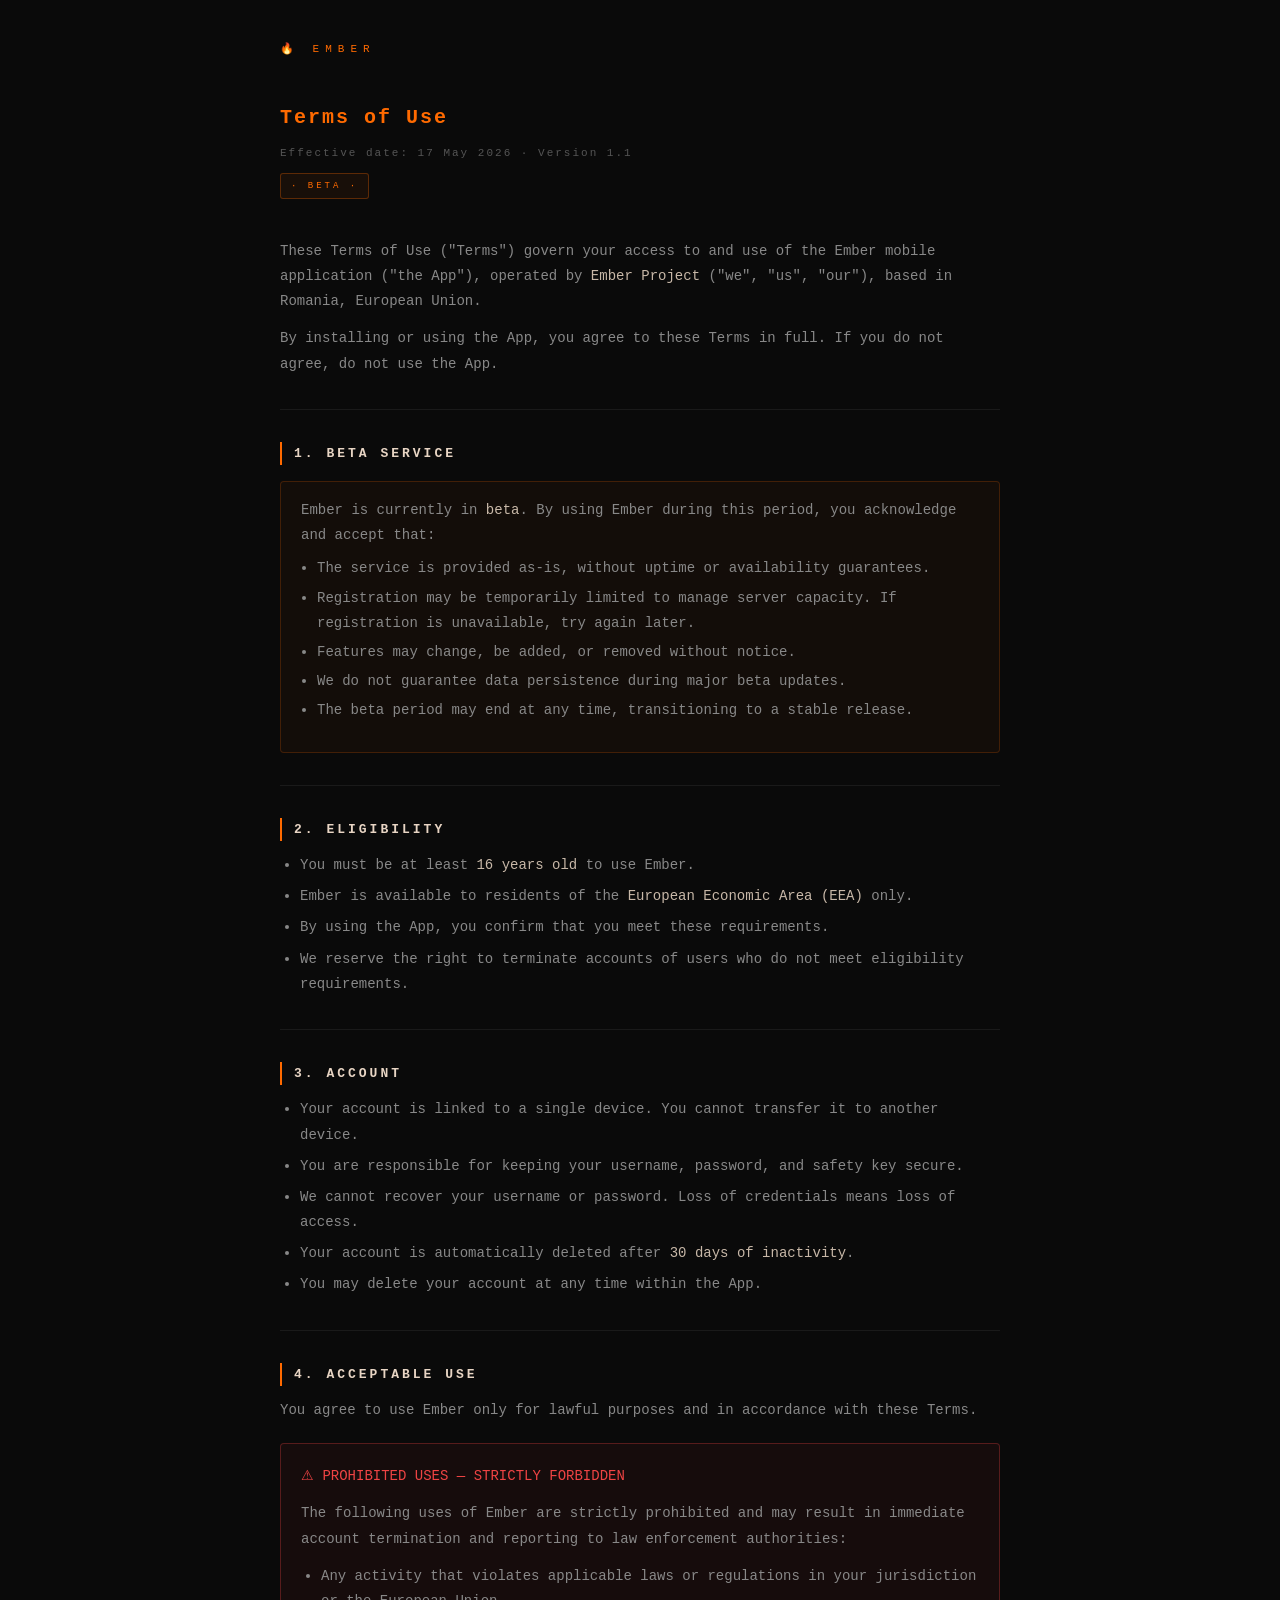
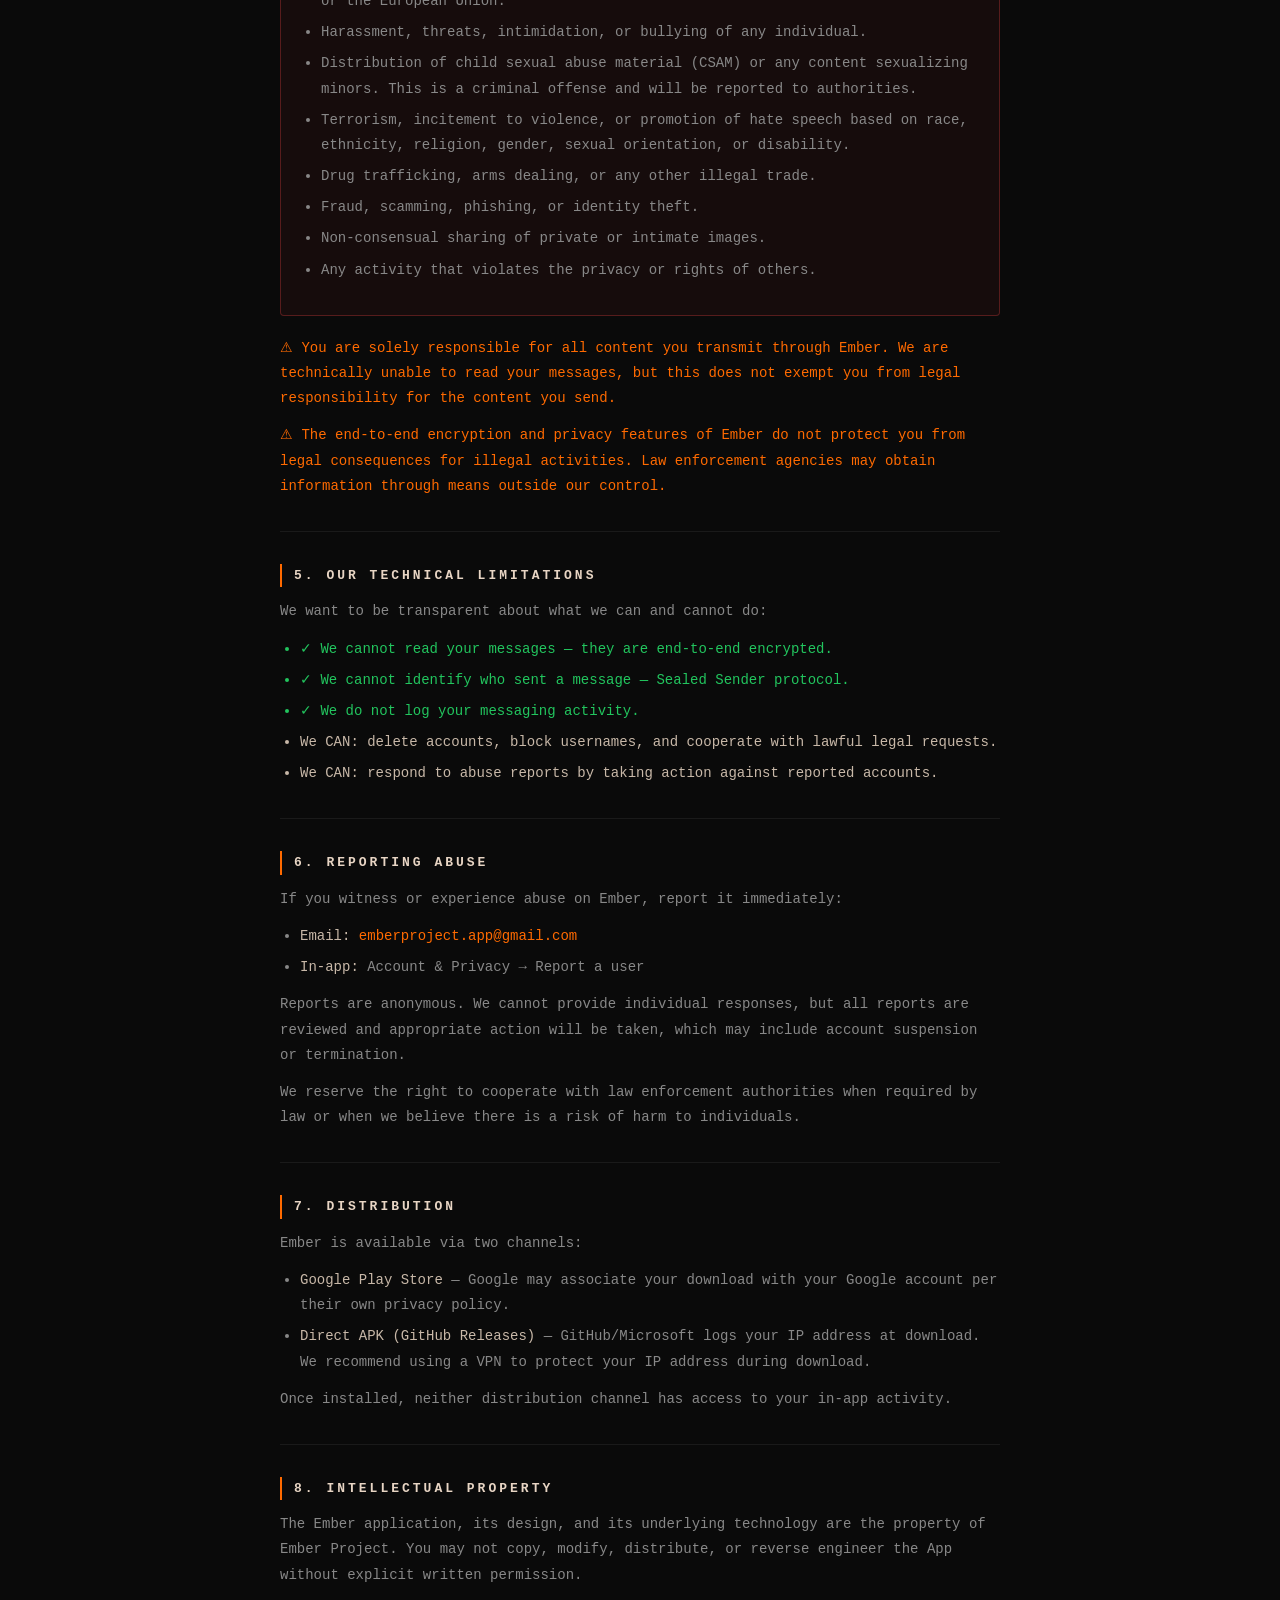
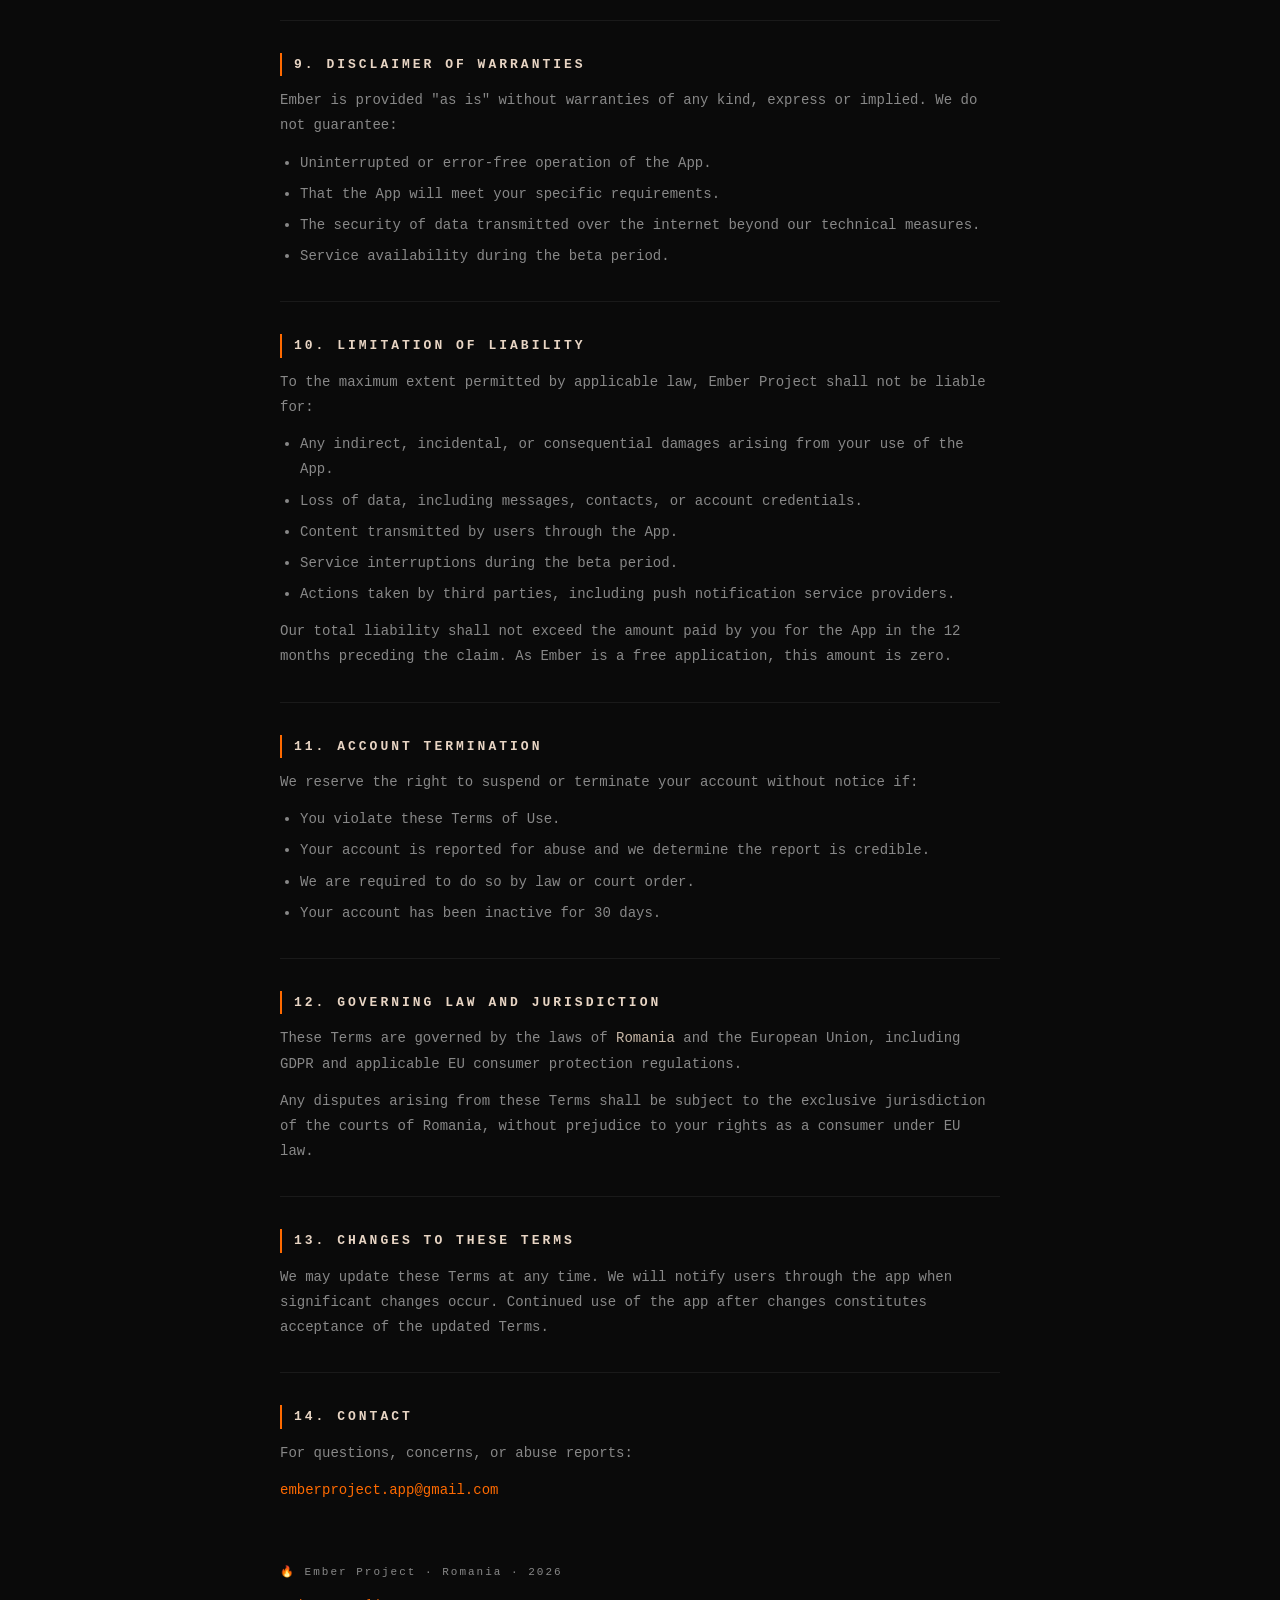
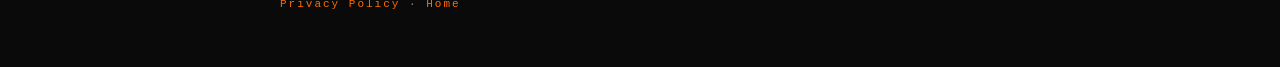
<file: terms.html>
<!DOCTYPE html>
<html lang="en">
<head>
  <meta charset="UTF-8">
  <meta name="viewport" content="width=device-width, initial-scale=1.0">
  <title>Ember — Terms of Use</title>
  <style>
    * { margin: 0; padding: 0; box-sizing: border-box; }
    body {
      background: #0a0a0a;
      color: #c8b8a8;
      font-family: 'Courier New', Courier, monospace;
      font-size: 14px;
      line-height: 1.8;
      padding: 40px 20px;
      max-width: 760px;
      margin: 0 auto;
    }
    .logo { color: #FF6A00; font-size: 11px; letter-spacing: 6px; text-transform: uppercase; margin-bottom: 40px; }
    h1 { color: #FF6A00; font-size: 20px; letter-spacing: 2px; margin-bottom: 8px; }
    .date { color: #555; font-size: 11px; letter-spacing: 2px; margin-bottom: 8px; }
    .beta-badge {
      display: inline-block;
      border: 1px solid rgba(255,106,0,0.3);
      background: rgba(255,106,0,0.06);
      color: #FF6A00;
      font-size: 9px;
      letter-spacing: 3px;
      padding: 4px 10px;
      border-radius: 3px;
      margin-bottom: 40px;
      text-transform: uppercase;
    }
    h2 { color: #e8d5c4; font-size: 13px; letter-spacing: 3px; text-transform: uppercase; margin: 32px 0 12px; border-left: 2px solid #FF6A00; padding-left: 12px; }
    p { color: #888; margin-bottom: 12px; }
    ul { color: #888; padding-left: 20px; margin-bottom: 12px; }
    li { margin-bottom: 6px; }
    .highlight { color: #c8b8a8; }
    .warning { color: #FF6A00; }
    .danger { color: #ef4444; }
    .good { color: #22c55e; }
    hr { border: none; border-top: 1px solid #1a1a1a; margin: 32px 0; }
    a { color: #FF6A00; text-decoration: none; }
    .disclaimer {
      border: 1px solid rgba(239,68,68,0.3);
      background: rgba(239,68,68,0.05);
      padding: 20px;
      border-radius: 4px;
      margin: 20px 0;
    }
    .beta-box {
      border: 1px solid rgba(255,106,0,0.2);
      background: rgba(255,106,0,0.04);
      border-radius: 4px;
      padding: 16px 20px;
      margin: 16px 0;
    }
    .beta-box p { color: #888; margin: 0; }
    .footer { margin-top: 60px; color: #333; font-size: 11px; letter-spacing: 2px; }
  </style>
</head>
<body>

<div class="logo">🔥 ember</div>

<h1>Terms of Use</h1>
<div class="date">Effective date: 17 May 2026 · Version 1.1</div>
<div class="beta-badge">· beta ·</div>

<p>These Terms of Use ("Terms") govern your access to and use of the Ember mobile application ("the App"), operated by <span class="highlight">Ember Project</span> ("we", "us", "our"), based in Romania, European Union.</p>

<p>By installing or using the App, you agree to these Terms in full. If you do not agree, do not use the App.</p>

<hr>

<h2>1. Beta Service</h2>
<div class="beta-box">
  <p>Ember is currently in <span class="highlight">beta</span>. By using Ember during this period, you acknowledge and accept that:</p>
  <ul style="margin-top:8px;padding-left:16px">
    <li style="margin-bottom:4px">The service is provided as-is, without uptime or availability guarantees.</li>
    <li style="margin-bottom:4px">Registration may be temporarily limited to manage server capacity. If registration is unavailable, try again later.</li>
    <li style="margin-bottom:4px">Features may change, be added, or removed without notice.</li>
    <li style="margin-bottom:4px">We do not guarantee data persistence during major beta updates.</li>
    <li style="margin-bottom:4px">The beta period may end at any time, transitioning to a stable release.</li>
  </ul>
</div>

<hr>

<h2>2. Eligibility</h2>
<ul>
  <li>You must be at least <span class="highlight">16 years old</span> to use Ember.</li>
  <li>Ember is available to residents of the <span class="highlight">European Economic Area (EEA)</span> only.</li>
  <li>By using the App, you confirm that you meet these requirements.</li>
  <li>We reserve the right to terminate accounts of users who do not meet eligibility requirements.</li>
</ul>

<hr>

<h2>3. Account</h2>
<ul>
  <li>Your account is linked to a single device. You cannot transfer it to another device.</li>
  <li>You are responsible for keeping your username, password, and safety key secure.</li>
  <li>We cannot recover your username or password. Loss of credentials means loss of access.</li>
  <li>Your account is automatically deleted after <span class="highlight">30 days of inactivity</span>.</li>
  <li>You may delete your account at any time within the App.</li>
</ul>

<hr>

<h2>4. Acceptable Use</h2>
<p>You agree to use Ember only for lawful purposes and in accordance with these Terms.</p>

<div class="disclaimer">
  <p class="danger">⚠ PROHIBITED USES — STRICTLY FORBIDDEN</p>
  <p style="margin-top:12px">The following uses of Ember are strictly prohibited and may result in immediate account termination and reporting to law enforcement authorities:</p>
  <ul style="margin-top:12px">
    <li>Any activity that violates applicable laws or regulations in your jurisdiction or the European Union.</li>
    <li>Harassment, threats, intimidation, or bullying of any individual.</li>
    <li>Distribution of child sexual abuse material (CSAM) or any content sexualizing minors. This is a criminal offense and will be reported to authorities.</li>
    <li>Terrorism, incitement to violence, or promotion of hate speech based on race, ethnicity, religion, gender, sexual orientation, or disability.</li>
    <li>Drug trafficking, arms dealing, or any other illegal trade.</li>
    <li>Fraud, scamming, phishing, or identity theft.</li>
    <li>Non-consensual sharing of private or intimate images.</li>
    <li>Any activity that violates the privacy or rights of others.</li>
  </ul>
</div>

<p class="warning">⚠ You are solely responsible for all content you transmit through Ember. We are technically unable to read your messages, but this does not exempt you from legal responsibility for the content you send.</p>

<p class="warning">⚠ The end-to-end encryption and privacy features of Ember do not protect you from legal consequences for illegal activities. Law enforcement agencies may obtain information through means outside our control.</p>

<hr>

<h2>5. Our Technical Limitations</h2>
<p>We want to be transparent about what we can and cannot do:</p>
<ul>
  <li class="good">✓ We cannot read your messages — they are end-to-end encrypted.</li>
  <li class="good">✓ We cannot identify who sent a message — Sealed Sender protocol.</li>
  <li class="good">✓ We do not log your messaging activity.</li>
  <li class="highlight">We CAN: delete accounts, block usernames, and cooperate with lawful legal requests.</li>
  <li class="highlight">We CAN: respond to abuse reports by taking action against reported accounts.</li>
</ul>

<hr>

<h2>6. Reporting Abuse</h2>
<p>If you witness or experience abuse on Ember, report it immediately:</p>
<ul>
  <li><span class="highlight">Email:</span> <a href="mailto:emberproject.app@gmail.com">emberproject.app@gmail.com</a></li>
  <li><span class="highlight">In-app:</span> Account & Privacy → Report a user</li>
</ul>
<p>Reports are anonymous. We cannot provide individual responses, but all reports are reviewed and appropriate action will be taken, which may include account suspension or termination.</p>
<p>We reserve the right to cooperate with law enforcement authorities when required by law or when we believe there is a risk of harm to individuals.</p>

<hr>

<h2>7. Distribution</h2>
<p>Ember is available via two channels:</p>
<ul>
  <li><span class="highlight">Google Play Store</span> — Google may associate your download with your Google account per their own privacy policy.</li>
  <li><span class="highlight">Direct APK (GitHub Releases)</span> — GitHub/Microsoft logs your IP address at download. We recommend using a VPN to protect your IP address during download.</li>
</ul>
<p>Once installed, neither distribution channel has access to your in-app activity.</p>

<hr>

<h2>8. Intellectual Property</h2>
<p>The Ember application, its design, and its underlying technology are the property of Ember Project. You may not copy, modify, distribute, or reverse engineer the App without explicit written permission.</p>

<hr>

<h2>9. Disclaimer of Warranties</h2>
<p>Ember is provided "as is" without warranties of any kind, express or implied. We do not guarantee:</p>
<ul>
  <li>Uninterrupted or error-free operation of the App.</li>
  <li>That the App will meet your specific requirements.</li>
  <li>The security of data transmitted over the internet beyond our technical measures.</li>
  <li>Service availability during the beta period.</li>
</ul>

<hr>

<h2>10. Limitation of Liability</h2>
<p>To the maximum extent permitted by applicable law, Ember Project shall not be liable for:</p>
<ul>
  <li>Any indirect, incidental, or consequential damages arising from your use of the App.</li>
  <li>Loss of data, including messages, contacts, or account credentials.</li>
  <li>Content transmitted by users through the App.</li>
  <li>Service interruptions during the beta period.</li>
  <li>Actions taken by third parties, including push notification service providers.</li>
</ul>
<p>Our total liability shall not exceed the amount paid by you for the App in the 12 months preceding the claim. As Ember is a free application, this amount is zero.</p>

<hr>

<h2>11. Account Termination</h2>
<p>We reserve the right to suspend or terminate your account without notice if:</p>
<ul>
  <li>You violate these Terms of Use.</li>
  <li>Your account is reported for abuse and we determine the report is credible.</li>
  <li>We are required to do so by law or court order.</li>
  <li>Your account has been inactive for 30 days.</li>
</ul>

<hr>

<h2>12. Governing Law and Jurisdiction</h2>
<p>These Terms are governed by the laws of <span class="highlight">Romania</span> and the European Union, including GDPR and applicable EU consumer protection regulations.</p>
<p>Any disputes arising from these Terms shall be subject to the exclusive jurisdiction of the courts of Romania, without prejudice to your rights as a consumer under EU law.</p>

<hr>

<h2>13. Changes to These Terms</h2>
<p>We may update these Terms at any time. We will notify users through the app when significant changes occur. Continued use of the app after changes constitutes acceptance of the updated Terms.</p>

<hr>

<h2>14. Contact</h2>
<p>For questions, concerns, or abuse reports:</p>
<p><a href="mailto:emberproject.app@gmail.com">emberproject.app@gmail.com</a></p>

<div class="footer">
  <p>🔥 Ember Project · Romania · 2026</p>
  <p style="margin-top:8px"><a href="privacy.html">Privacy Policy</a> · <a href="index.html">Home</a></p>
</div>

</body>
</html>
</file>
<file: fonts/fonts.css>
/* latin */
@font-face {
  font-family: 'Orbitron';
  font-style: normal;
  font-weight: 400;
  font-display: swap;
  src: url(yMJRMIlzdpvBhQQL_Qq7dy0.woff2) format('woff2');
  unicode-range: U+0000-00FF, U+0131, U+0152-0153, U+02BB-02BC, U+02C6, U+02DA, U+02DC, U+0304, U+0308, U+0329, U+2000-206F, U+20AC, U+2122, U+2191, U+2193, U+2212, U+2215, U+FEFF, U+FFFD;
}
/* latin */
@font-face {
  font-family: 'Orbitron';
  font-style: normal;
  font-weight: 500;
  font-display: swap;
  src: url(yMJRMIlzdpvBhQQL_Qq7dy0.woff2) format('woff2');
  unicode-range: U+0000-00FF, U+0131, U+0152-0153, U+02BB-02BC, U+02C6, U+02DA, U+02DC, U+0304, U+0308, U+0329, U+2000-206F, U+20AC, U+2122, U+2191, U+2193, U+2212, U+2215, U+FEFF, U+FFFD;
}
/* latin */
@font-face {
  font-family: 'Orbitron';
  font-style: normal;
  font-weight: 700;
  font-display: swap;
  src: url(yMJRMIlzdpvBhQQL_Qq7dy0.woff2) format('woff2');
  unicode-range: U+0000-00FF, U+0131, U+0152-0153, U+02BB-02BC, U+02C6, U+02DA, U+02DC, U+0304, U+0308, U+0329, U+2000-206F, U+20AC, U+2122, U+2191, U+2193, U+2212, U+2215, U+FEFF, U+FFFD;
}
/* latin */
@font-face {
  font-family: 'Orbitron';
  font-style: normal;
  font-weight: 900;
  font-display: swap;
  src: url(yMJRMIlzdpvBhQQL_Qq7dy0.woff2) format('woff2');
  unicode-range: U+0000-00FF, U+0131, U+0152-0153, U+02BB-02BC, U+02C6, U+02DA, U+02DC, U+0304, U+0308, U+0329, U+2000-206F, U+20AC, U+2122, U+2191, U+2193, U+2212, U+2215, U+FEFF, U+FFFD;
}
/* vietnamese */
@font-face {
  font-family: 'Space Mono';
  font-style: italic;
  font-weight: 400;
  font-display: swap;
  src: url(i7dNIFZifjKcF5UAWdDRYERMSHK_IwU.woff2) format('woff2');
  unicode-range: U+0102-0103, U+0110-0111, U+0128-0129, U+0168-0169, U+01A0-01A1, U+01AF-01B0, U+0300-0301, U+0303-0304, U+0308-0309, U+0323, U+0329, U+1EA0-1EF9, U+20AB;
}
/* latin-ext */
@font-face {
  font-family: 'Space Mono';
  font-style: italic;
  font-weight: 400;
  font-display: swap;
  src: url(i7dNIFZifjKcF5UAWdDRYERMSXK_IwU.woff2) format('woff2');
  unicode-range: U+0100-02BA, U+02BD-02C5, U+02C7-02CC, U+02CE-02D7, U+02DD-02FF, U+0304, U+0308, U+0329, U+1D00-1DBF, U+1E00-1E9F, U+1EF2-1EFF, U+2020, U+20A0-20AB, U+20AD-20C0, U+2113, U+2C60-2C7F, U+A720-A7FF;
}
/* latin */
@font-face {
  font-family: 'Space Mono';
  font-style: italic;
  font-weight: 400;
  font-display: swap;
  src: url(i7dNIFZifjKcF5UAWdDRYERMR3K_.woff2) format('woff2');
  unicode-range: U+0000-00FF, U+0131, U+0152-0153, U+02BB-02BC, U+02C6, U+02DA, U+02DC, U+0304, U+0308, U+0329, U+2000-206F, U+20AC, U+2122, U+2191, U+2193, U+2212, U+2215, U+FEFF, U+FFFD;
}
/* vietnamese */
@font-face {
  font-family: 'Space Mono';
  font-style: normal;
  font-weight: 400;
  font-display: swap;
  src: url(i7dPIFZifjKcF5UAWdDRYE58RWq7.woff2) format('woff2');
  unicode-range: U+0102-0103, U+0110-0111, U+0128-0129, U+0168-0169, U+01A0-01A1, U+01AF-01B0, U+0300-0301, U+0303-0304, U+0308-0309, U+0323, U+0329, U+1EA0-1EF9, U+20AB;
}
/* latin-ext */
@font-face {
  font-family: 'Space Mono';
  font-style: normal;
  font-weight: 400;
  font-display: swap;
  src: url(i7dPIFZifjKcF5UAWdDRYE98RWq7.woff2) format('woff2');
  unicode-range: U+0100-02BA, U+02BD-02C5, U+02C7-02CC, U+02CE-02D7, U+02DD-02FF, U+0304, U+0308, U+0329, U+1D00-1DBF, U+1E00-1E9F, U+1EF2-1EFF, U+2020, U+20A0-20AB, U+20AD-20C0, U+2113, U+2C60-2C7F, U+A720-A7FF;
}
/* latin */
@font-face {
  font-family: 'Space Mono';
  font-style: normal;
  font-weight: 400;
  font-display: swap;
  src: url(i7dPIFZifjKcF5UAWdDRYEF8RQ.woff2) format('woff2');
  unicode-range: U+0000-00FF, U+0131, U+0152-0153, U+02BB-02BC, U+02C6, U+02DA, U+02DC, U+0304, U+0308, U+0329, U+2000-206F, U+20AC, U+2122, U+2191, U+2193, U+2212, U+2215, U+FEFF, U+FFFD;
}
/* vietnamese */
@font-face {
  font-family: 'Space Mono';
  font-style: normal;
  font-weight: 700;
  font-display: swap;
  src: url(i7dMIFZifjKcF5UAWdDRaPpZUFqaHjyV.woff2) format('woff2');
  unicode-range: U+0102-0103, U+0110-0111, U+0128-0129, U+0168-0169, U+01A0-01A1, U+01AF-01B0, U+0300-0301, U+0303-0304, U+0308-0309, U+0323, U+0329, U+1EA0-1EF9, U+20AB;
}
/* latin-ext */
@font-face {
  font-family: 'Space Mono';
  font-style: normal;
  font-weight: 700;
  font-display: swap;
  src: url(i7dMIFZifjKcF5UAWdDRaPpZUFuaHjyV.woff2) format('woff2');
  unicode-range: U+0100-02BA, U+02BD-02C5, U+02C7-02CC, U+02CE-02D7, U+02DD-02FF, U+0304, U+0308, U+0329, U+1D00-1DBF, U+1E00-1E9F, U+1EF2-1EFF, U+2020, U+20A0-20AB, U+20AD-20C0, U+2113, U+2C60-2C7F, U+A720-A7FF;
}
/* latin */
@font-face {
  font-family: 'Space Mono';
  font-style: normal;
  font-weight: 700;
  font-display: swap;
  src: url(i7dMIFZifjKcF5UAWdDRaPpZUFWaHg.woff2) format('woff2');
  unicode-range: U+0000-00FF, U+0131, U+0152-0153, U+02BB-02BC, U+02C6, U+02DA, U+02DC, U+0304, U+0308, U+0329, U+2000-206F, U+20AC, U+2122, U+2191, U+2193, U+2212, U+2215, U+FEFF, U+FFFD;
}
</file>
